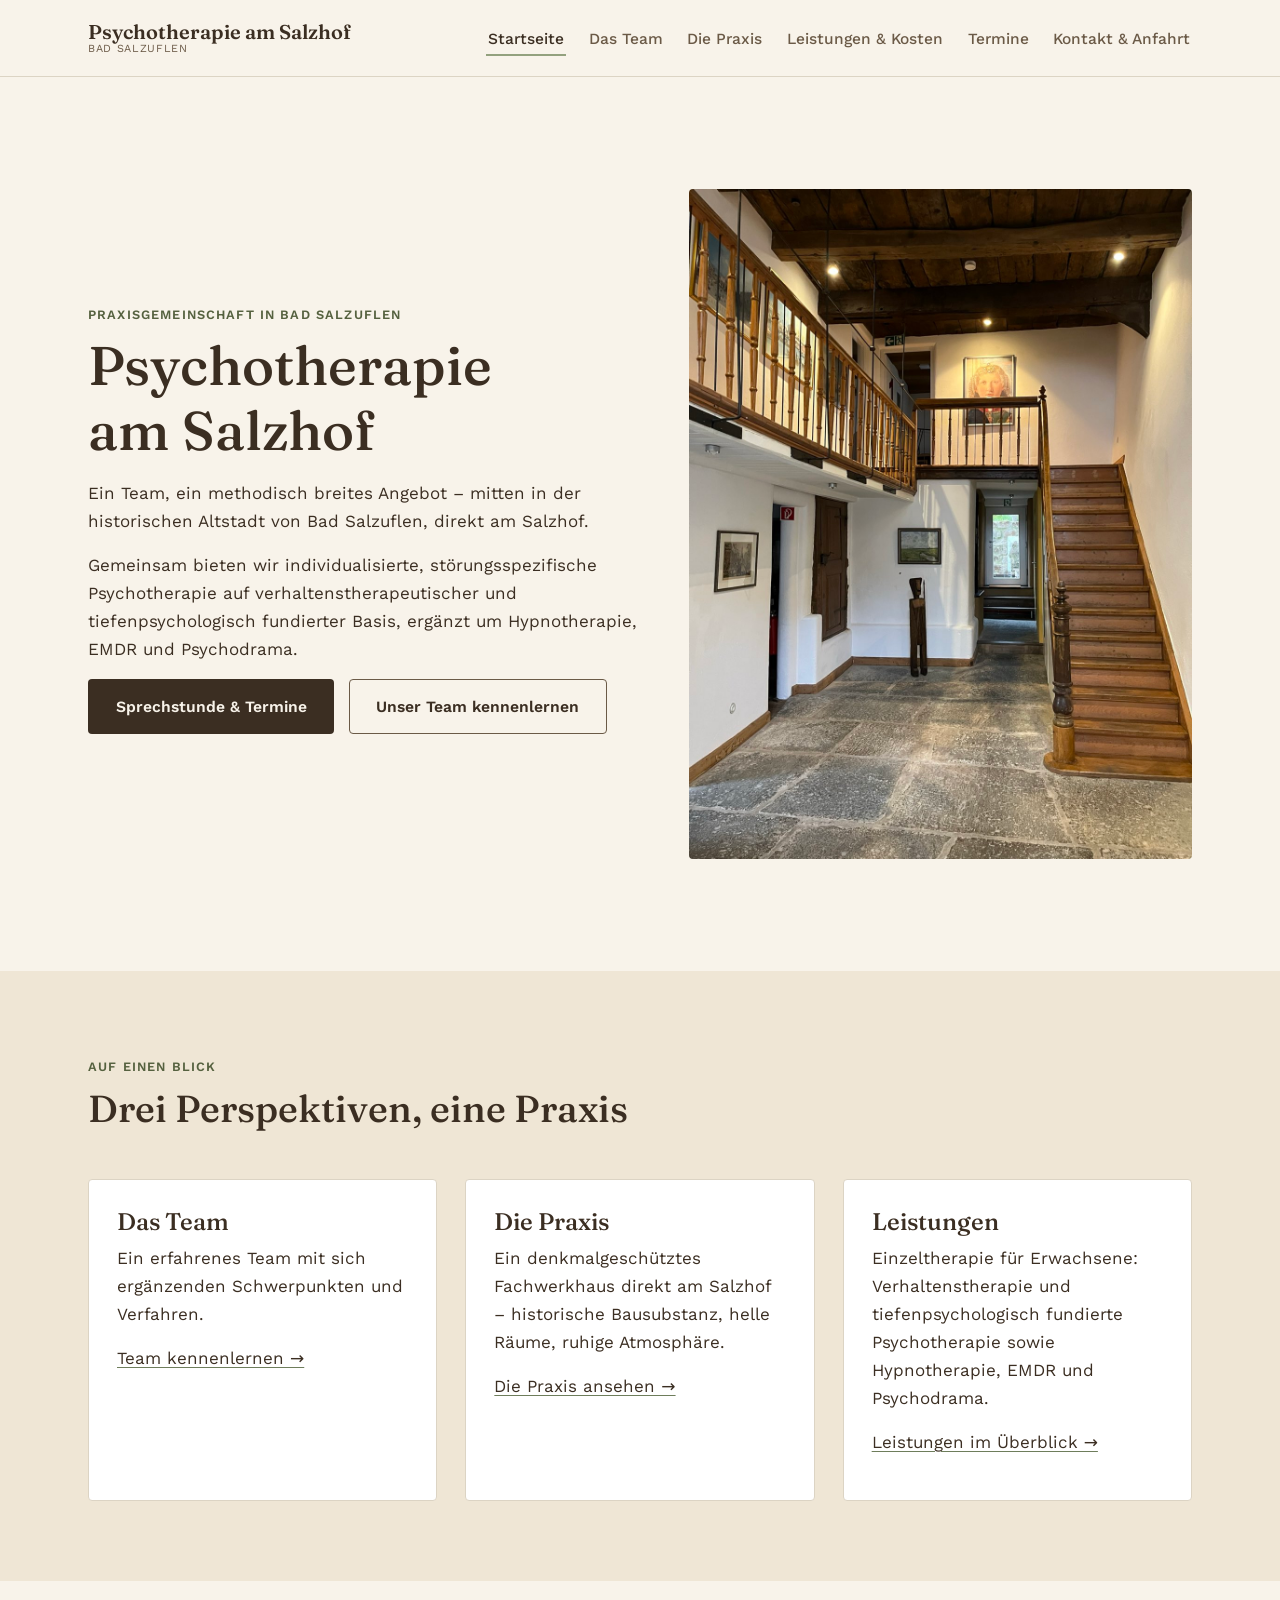
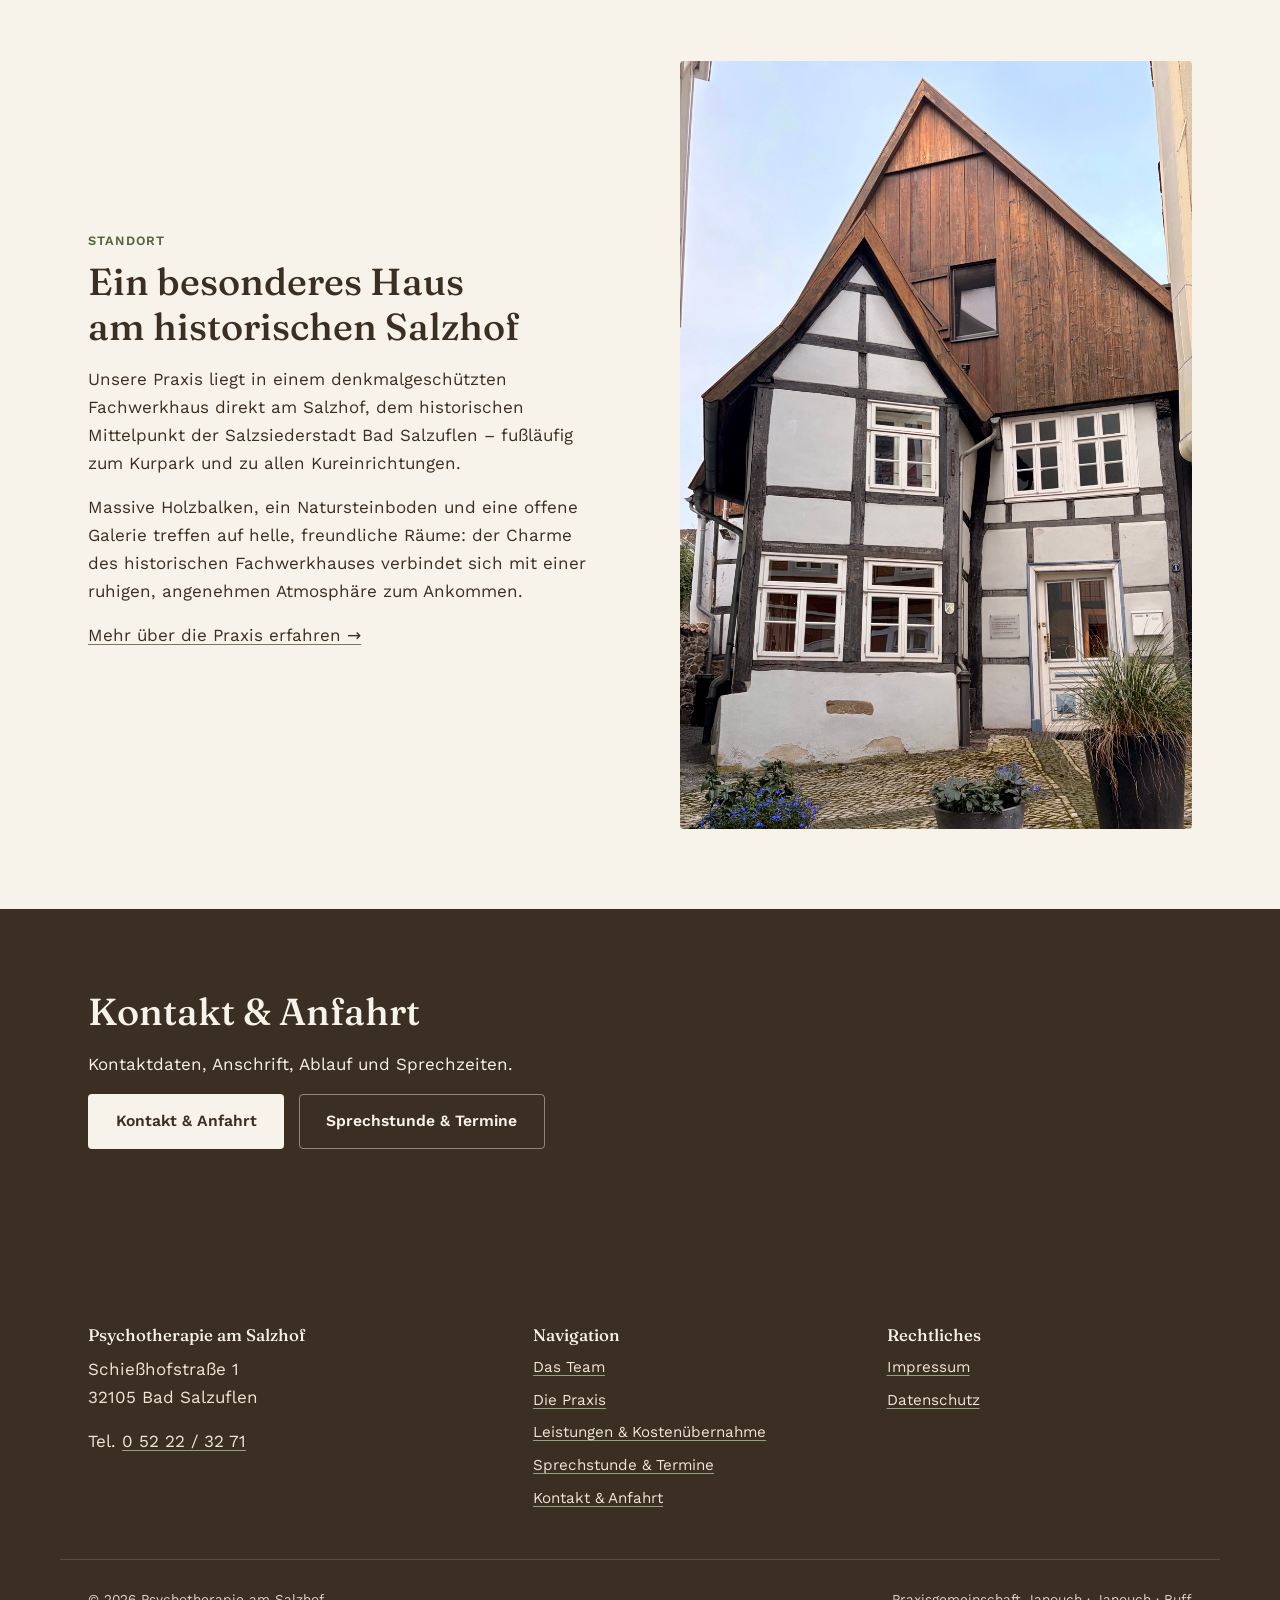
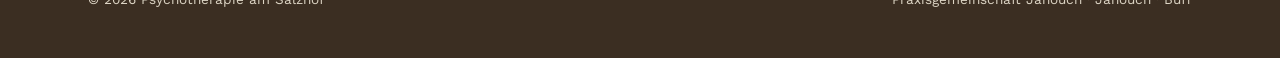
<file: index.html>
<!DOCTYPE html>
<html lang="de">
<head>
  <meta charset="UTF-8">
  <meta name="viewport" content="width=device-width, initial-scale=1.0">
  <title>Psychotherapie am Salzhof – Praxisgemeinschaft in Bad Salzuflen</title>
  <meta name="description" content="Psychotherapie am Salzhof: Praxisgemeinschaft für Verhaltenstherapie und tiefenpsychologisch fundierte Psychotherapie in der Altstadt von Bad Salzuflen. Kassensitz, Termine nach Vereinbarung.">
  <!-- TODO vor Live-Schaltung: <link rel="canonical"> und og:url mit der endgültigen Domain ergänzen -->
  <meta property="og:type" content="website">
  <meta property="og:title" content="Psychotherapie am Salzhof – Praxisgemeinschaft in Bad Salzuflen">
  <meta property="og:description" content="Ein Team, ein methodisch breites Angebot – mitten in der historischen Altstadt von Bad Salzuflen, direkt am Salzhof.">
  <meta property="og:image" content="assets/img/og/og-default.jpg">
  <link rel="icon" type="image/svg+xml" href="assets/img/favicon.svg">
  <link rel="stylesheet" href="assets/css/style.css">
</head>
<body>
  <a class="skip-link" href="#main">Zum Inhalt springen</a>

  <header class="site-header">
    <div class="nav-bar">
      <a class="site-logo" href="index.html">
        Psychotherapie am Salzhof
        <span>Bad Salzuflen</span>
      </a>
      <button class="nav-toggle" type="button" aria-expanded="false" aria-controls="main-nav">
        <span class="nav-toggle-icon"></span>
        <span class="visually-hidden">Menü öffnen</span>
      </button>
      <nav class="main-nav" id="main-nav" aria-label="Haupt­navigation">
        <ul>
          <li><a href="index.html" aria-current="page">Startseite</a></li>
          <li><a href="team.html">Das Team</a></li>
          <li><a href="die-praxis.html">Die Praxis</a></li>
          <li><a href="leistungen.html">Leistungen &amp; Kosten</a></li>
          <li><a href="termine.html">Termine</a></li>
          <li><a href="kontakt.html">Kontakt &amp; Anfahrt</a></li>
        </ul>
      </nav>
    </div>
  </header>

  <main id="main">

    <!-- Hero -->
    <section class="container hero">
      <div>
        <p class="eyebrow">Praxisgemeinschaft in Bad Salzuflen</p>
        <h1>Psychotherapie am Salzhof</h1>
        <p>Ein Team, ein methodisch breites Angebot – mitten in der historischen Altstadt von Bad Salzuflen, direkt am Salzhof.</p>
        <p>Gemeinsam bieten wir individualisierte, störungsspezifische Psychotherapie auf verhaltenstherapeutischer und tiefenpsychologisch fundierter Basis, ergänzt um Hypnotherapie, EMDR und Psychodrama.</p>
        <p class="btn-row">
          <a class="btn btn-primary" href="termine.html">Sprechstunde &amp; Termine</a>
          <a class="btn btn-ghost" href="team.html">Unser Team kennenlernen</a>
        </p>
      </div>
      <figure class="hero-figure">
        <img src="assets/img/eingangsbereich/eingangsbereich-1.jpg" alt="Zweigeschossiges Foyer der Praxis mit freiliegender Holzbalkendecke, Natursteinboden und offener Holztreppe im denkmalgeschützten Fachwerkhaus.">
      </figure>
    </section>

    <!-- Drei Einstiege: Team / Leistungen / Praxis -->
    <section class="section section--deep">
      <div class="container">
        <div class="section-intro">
          <p class="eyebrow">Auf einen Blick</p>
          <h2>Drei Perspektiven, eine Praxis</h2>
        </div>
        <div class="card-grid">
          <div class="card">
            <h3>Das Team</h3>
            <p>Ein erfahrenes Team mit sich ergänzenden Schwerpunkten und Verfahren.</p>
            <p><a href="team.html">Team kennenlernen →</a></p>
          </div>
          <div class="card">
            <h3>Die Praxis</h3>
            <p>Ein denkmalgeschütztes Fachwerkhaus direkt am Salzhof – historische Bausubstanz, helle Räume, ruhige Atmosphäre.</p>
            <p><a href="die-praxis.html">Die Praxis ansehen →</a></p>
          </div>
          <div class="card">
            <h3>Leistungen</h3>
            <p>Einzeltherapie für Erwachsene: Verhaltenstherapie und tiefenpsychologisch fundierte Psychotherapie sowie Hypnotherapie, EMDR und Psychodrama.</p>
            <p><a href="leistungen.html">Leistungen im Überblick →</a></p>
          </div>
        </div>
      </div>
    </section>

    <!-- Standort-Teaser -->
    <section class="section">
      <div class="container split">
        <div>
          <p class="eyebrow">Standort</p>
          <h2>Ein besonderes Haus am historischen Salzhof</h2>
          <p>Unsere Praxis liegt in einem denkmalgeschützten Fachwerkhaus direkt am Salzhof, dem historischen Mittelpunkt der Salzsiederstadt Bad Salzuflen – fußläufig zum Kurpark und zu allen Kureinrichtungen.</p>
          <p>Massive Holzbalken, ein Natursteinboden und eine offene Galerie treffen auf helle, freundliche Räume: der Charme des historischen Fachwerkhauses verbindet sich mit einer ruhigen, angenehmen Atmosphäre zum Ankommen.</p>
          <p><a href="die-praxis.html">Mehr über die Praxis erfahren →</a></p>
        </div>
        <figure class="split-figure split-figure--tall">
          <img src="assets/img/aussenansicht/aussenansicht-2.jpg" alt="Außenfassade des denkmalgeschützten Fachwerkhauses Schießhofstraße 1 mit spitzem Giebel, Fachwerk, blau gerahmter Eingangstür und Pflanzkübeln auf dem Kopfsteinpflaster davor.">
        </figure>
      </div>
    </section>

    <!-- Abschluss-CTA -->
    <section class="section section--walnut">
      <div class="container">
        <div class="section-intro">
          <h2>Kontakt &amp; Anfahrt</h2>
          <p>Kontaktdaten, Anschrift, Ablauf und Sprechzeiten.</p>
          <p class="btn-row">
            <a class="btn btn-primary" href="kontakt.html">Kontakt &amp; Anfahrt</a>
            <a class="btn btn-ghost" href="termine.html">Sprechstunde &amp; Termine</a>
          </p>
        </div>
      </div>
    </section>

  </main>

  <footer class="site-footer">
    <div class="container footer-grid">
      <div>
        <h2>Psychotherapie am Salzhof</h2>
        <p>Schießhofstraße&nbsp;1<br>32105 Bad Salzuflen</p>
        <p>Tel. <a href="tel:+4952223271">0 52 22 / 32 71</a></p>
      </div>
      <div>
        <h2>Navigation</h2>
        <ul>
          <li><a href="team.html">Das Team</a></li>
          <li><a href="die-praxis.html">Die Praxis</a></li>
          <li><a href="leistungen.html">Leistungen &amp; Kostenübernahme</a></li>
          <li><a href="termine.html">Sprechstunde &amp; Termine</a></li>
          <li><a href="kontakt.html">Kontakt &amp; Anfahrt</a></li>
        </ul>
      </div>
      <div>
        <h2>Rechtliches</h2>
        <ul>
          <li><a href="impressum.html">Impressum</a></li>
          <li><a href="datenschutz.html">Datenschutz</a></li>
        </ul>
      </div>
    </div>
    <div class="container footer-bottom">
      <span>© <span id="year">2026</span> Psychotherapie am Salzhof</span>
      <span>Praxisgemeinschaft Janouch · Janouch · Buff</span>
    </div>
  </footer>

  <script src="assets/js/main.js"></script>
</body>
</html>
</file>
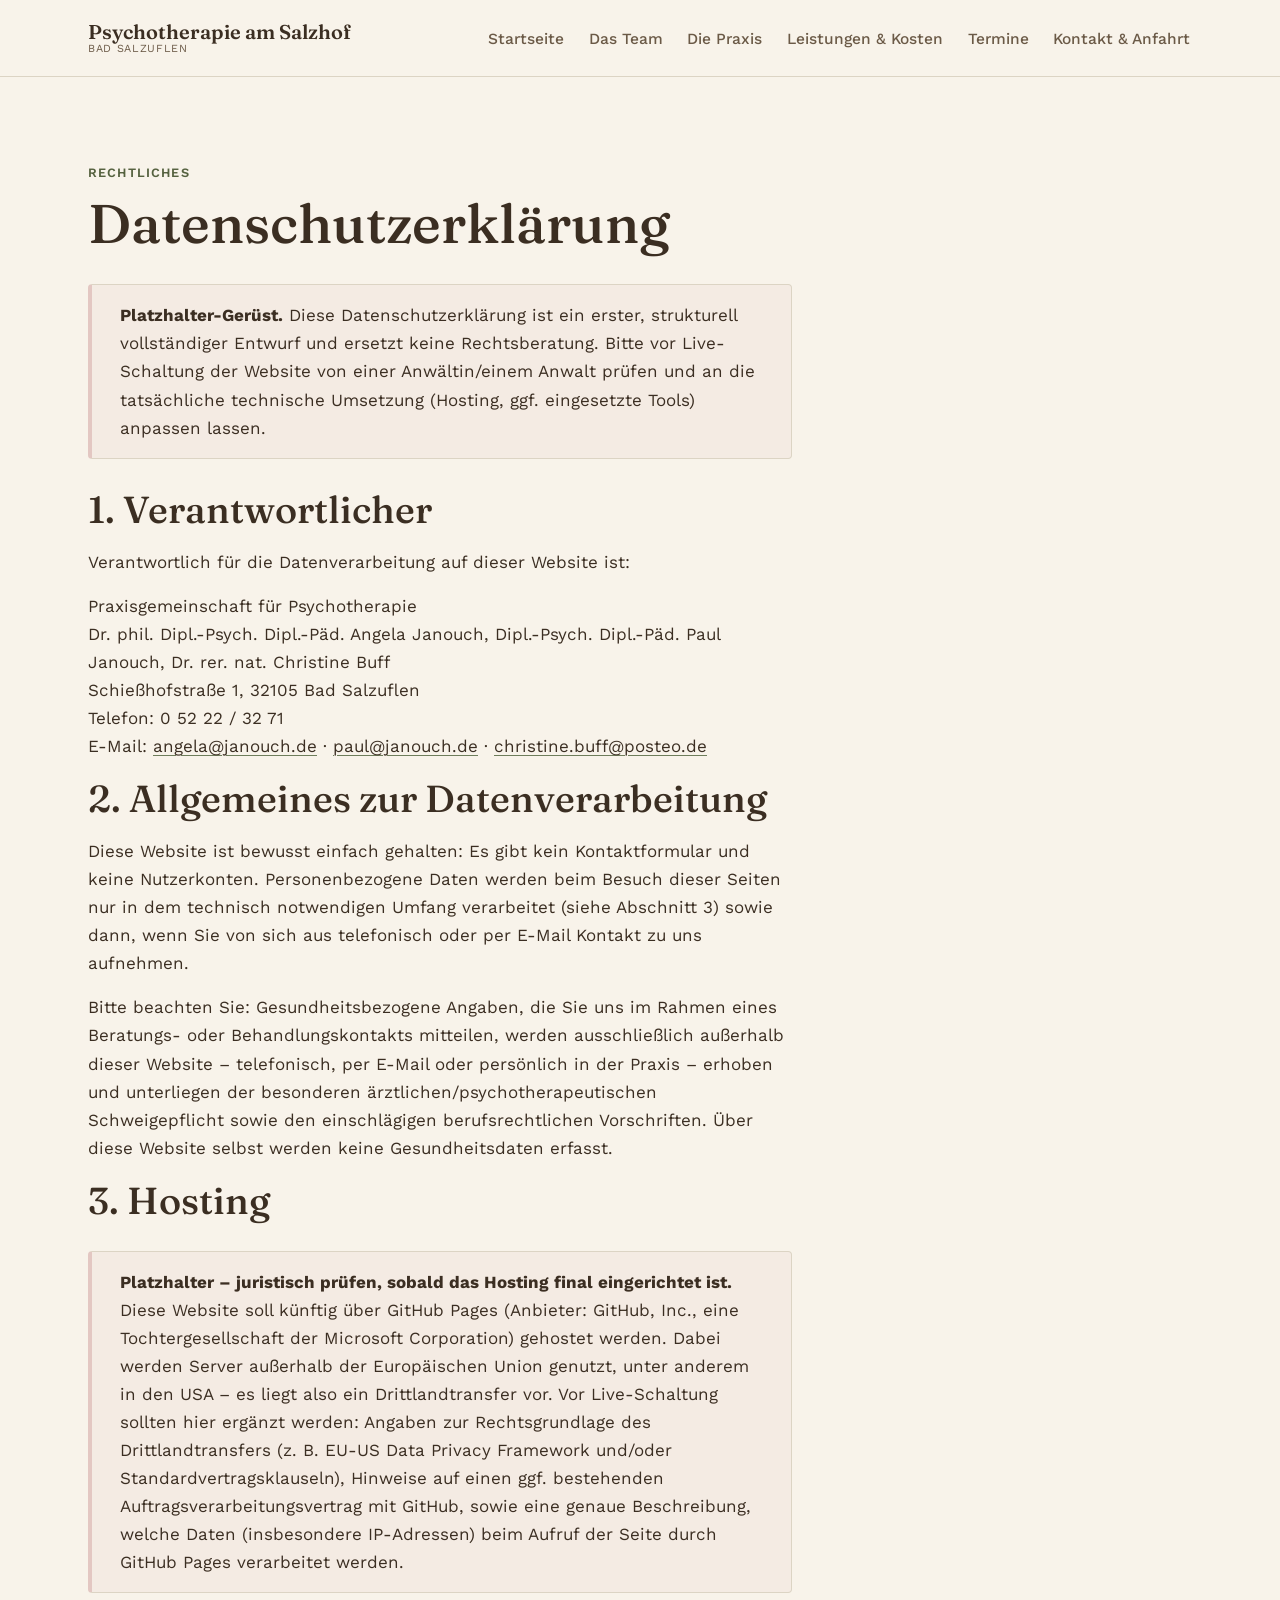
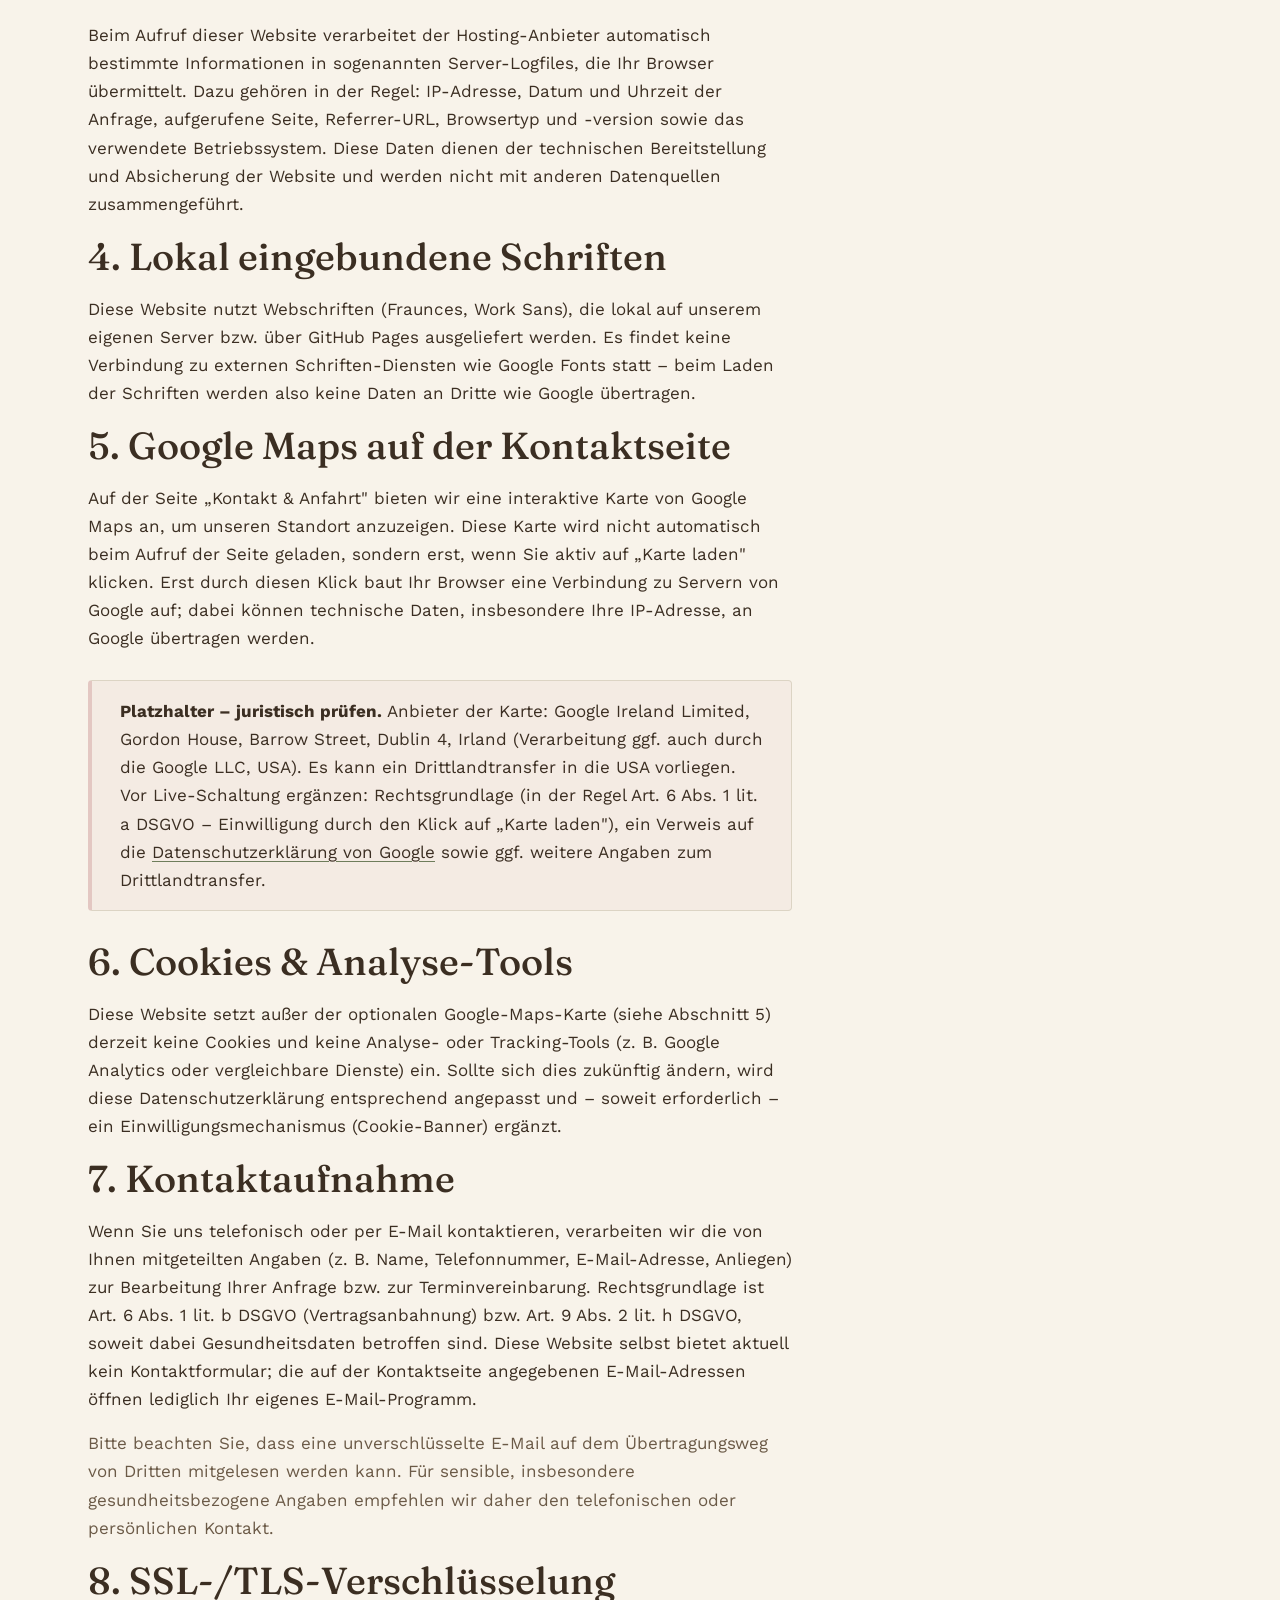
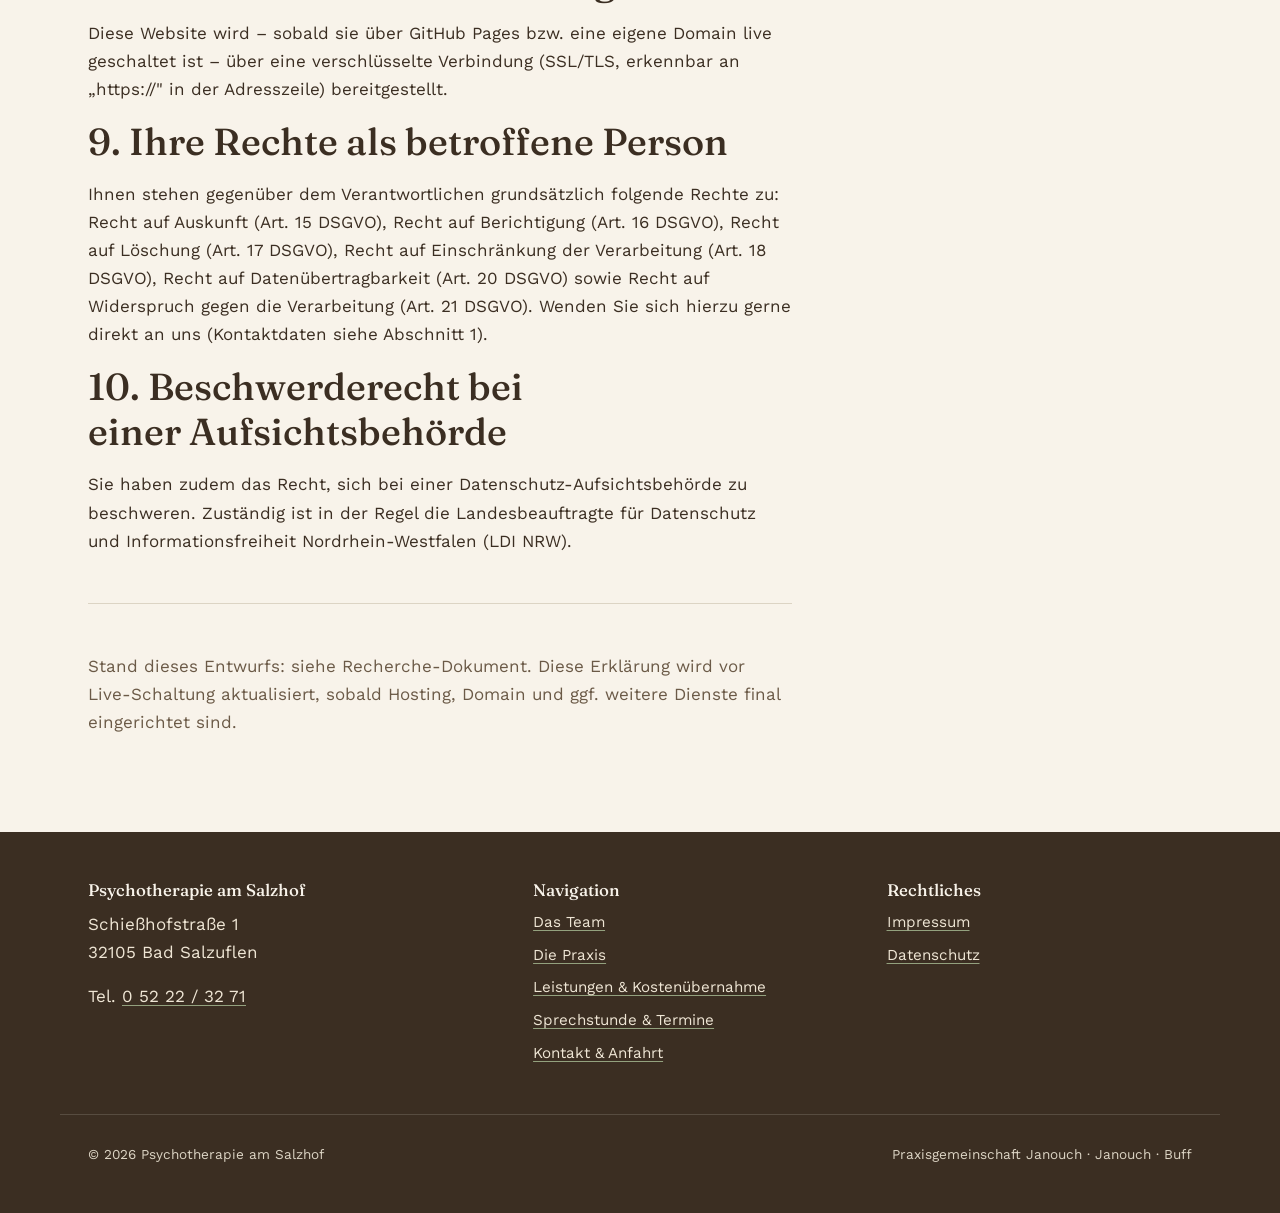
<file: datenschutz.html>
<!DOCTYPE html>
<html lang="de">
<head>
  <meta charset="UTF-8">
  <meta name="viewport" content="width=device-width, initial-scale=1.0">
  <title>Datenschutz | Psychotherapie am Salzhof</title>
  <meta name="description" content="Datenschutzerklärung der Psychotherapie am Salzhof, Bad Salzuflen.">
  <meta name="robots" content="noindex">
  <link rel="icon" type="image/svg+xml" href="assets/img/favicon.svg">
  <link rel="stylesheet" href="assets/css/style.css">
</head>
<body>
  <a class="skip-link" href="#main">Zum Inhalt springen</a>

  <header class="site-header">
    <div class="nav-bar">
      <a class="site-logo" href="index.html">
        Psychotherapie am Salzhof
        <span>Bad Salzuflen</span>
      </a>
      <button class="nav-toggle" type="button" aria-expanded="false" aria-controls="main-nav">
        <span class="nav-toggle-icon"></span>
        <span class="visually-hidden">Menü öffnen</span>
      </button>
      <nav class="main-nav" id="main-nav" aria-label="Haupt­navigation">
        <ul>
          <li><a href="index.html">Startseite</a></li>
          <li><a href="team.html">Das Team</a></li>
          <li><a href="die-praxis.html">Die Praxis</a></li>
          <li><a href="leistungen.html">Leistungen &amp; Kosten</a></li>
          <li><a href="termine.html">Termine</a></li>
          <li><a href="kontakt.html">Kontakt &amp; Anfahrt</a></li>
        </ul>
      </nav>
    </div>
  </header>

  <main id="main">
    <section class="section">
      <div class="container container--narrow">
        <p class="eyebrow">Rechtliches</p>
        <h1>Datenschutzerklärung</h1>

        <div class="notice notice--legal">
          <p><strong>Platzhalter-Gerüst.</strong> Diese Datenschutzerklärung ist ein erster, strukturell vollständiger Entwurf und ersetzt keine Rechtsberatung. Bitte vor Live-Schaltung der Website von einer Anwältin/einem Anwalt prüfen und an die tatsächliche technische Umsetzung (Hosting, ggf. eingesetzte Tools) anpassen lassen.</p>
        </div>

        <h2>1. Verantwortlicher</h2>
        <p>
          Verantwortlich für die Datenverarbeitung auf dieser Website ist:
        </p>
        <p>
          Praxisgemeinschaft für Psychotherapie<br>
          Dr. phil. Dipl.-Psych. Dipl.-Päd. Angela Janouch, Dipl.-Psych. Dipl.-Päd. Paul Janouch, Dr. rer. nat. Christine Buff<br>
          Schießhofstraße&nbsp;1, 32105 Bad Salzuflen<br>
          Telefon: 0 52 22 / 32 71<br>
          E-Mail: <a href="mailto:angela@janouch.de">angela@janouch.de</a> ·
          <a href="mailto:paul@janouch.de">paul@janouch.de</a> ·
          <a href="mailto:christine.buff@posteo.de">christine.buff@posteo.de</a>
        </p>

        <h2>2. Allgemeines zur Datenverarbeitung</h2>
        <p>Diese Website ist bewusst einfach gehalten: Es gibt kein Kontaktformular und keine Nutzerkonten. Personenbezogene Daten werden beim Besuch dieser Seiten nur in dem technisch notwendigen Umfang verarbeitet (siehe Abschnitt 3) sowie dann, wenn Sie von sich aus telefonisch oder per E-Mail Kontakt zu uns aufnehmen.</p>
        <p>Bitte beachten Sie: Gesundheitsbezogene Angaben, die Sie uns im Rahmen eines Beratungs- oder Behandlungskontakts mitteilen, werden ausschließlich außerhalb dieser Website – telefonisch, per E-Mail oder persönlich in der Praxis – erhoben und unterliegen der besonderen ärztlichen/psychotherapeutischen Schweigepflicht sowie den einschlägigen berufsrechtlichen Vorschriften. Über diese Website selbst werden keine Gesundheitsdaten erfasst.</p>

        <h2>3. Hosting</h2>
        <div class="notice notice--legal">
          <p><strong>Platzhalter – juristisch prüfen, sobald das Hosting final eingerichtet ist.</strong> Diese Website soll künftig über GitHub Pages (Anbieter: GitHub, Inc., eine Tochtergesellschaft der Microsoft Corporation) gehostet werden. Dabei werden Server außerhalb der Europäischen Union genutzt, unter anderem in den USA – es liegt also ein Drittlandtransfer vor. Vor Live-Schaltung sollten hier ergänzt werden: Angaben zur Rechtsgrundlage des Drittlandtransfers (z. B. EU-US Data Privacy Framework und/oder Standardvertragsklauseln), Hinweise auf einen ggf. bestehenden Auftragsverarbeitungsvertrag mit GitHub, sowie eine genaue Beschreibung, welche Daten (insbesondere IP-Adressen) beim Aufruf der Seite durch GitHub Pages verarbeitet werden.</p>
        </div>
        <p>Beim Aufruf dieser Website verarbeitet der Hosting-Anbieter automatisch bestimmte Informationen in sogenannten Server-Logfiles, die Ihr Browser übermittelt. Dazu gehören in der Regel: IP-Adresse, Datum und Uhrzeit der Anfrage, aufgerufene Seite, Referrer-URL, Browsertyp und -version sowie das verwendete Betriebssystem. Diese Daten dienen der technischen Bereitstellung und Absicherung der Website und werden nicht mit anderen Datenquellen zusammengeführt.</p>

        <h2>4. Lokal eingebundene Schriften</h2>
        <p>Diese Website nutzt Webschriften (Fraunces, Work Sans), die lokal auf unserem eigenen Server bzw. über GitHub Pages ausgeliefert werden. Es findet keine Verbindung zu externen Schriften-Diensten wie Google Fonts statt – beim Laden der Schriften werden also keine Daten an Dritte wie Google übertragen.</p>

        <h2>5. Google Maps auf der Kontaktseite</h2>
        <p>Auf der Seite „Kontakt &amp; Anfahrt" bieten wir eine interaktive Karte von Google Maps an, um unseren Standort anzuzeigen. Diese Karte wird nicht automatisch beim Aufruf der Seite geladen, sondern erst, wenn Sie aktiv auf „Karte laden" klicken. Erst durch diesen Klick baut Ihr Browser eine Verbindung zu Servern von Google auf; dabei können technische Daten, insbesondere Ihre IP-Adresse, an Google übertragen werden.</p>
        <div class="notice notice--legal">
          <p><strong>Platzhalter – juristisch prüfen.</strong> Anbieter der Karte: Google Ireland Limited, Gordon House, Barrow Street, Dublin 4, Irland (Verarbeitung ggf. auch durch die Google LLC, USA). Es kann ein Drittlandtransfer in die USA vorliegen. Vor Live-Schaltung ergänzen: Rechtsgrundlage (in der Regel Art. 6 Abs. 1 lit. a DSGVO – Einwilligung durch den Klick auf „Karte laden"), ein Verweis auf die <a href="https://policies.google.com/privacy" target="_blank" rel="noopener">Datenschutzerklärung von Google</a> sowie ggf. weitere Angaben zum Drittlandtransfer.</p>
        </div>

        <h2>6. Cookies &amp; Analyse-Tools</h2>
        <p>Diese Website setzt außer der optionalen Google-Maps-Karte (siehe Abschnitt 5) derzeit keine Cookies und keine Analyse- oder Tracking-Tools (z. B. Google Analytics oder vergleichbare Dienste) ein. Sollte sich dies zukünftig ändern, wird diese Datenschutzerklärung entsprechend angepasst und – soweit erforderlich – ein Einwilligungsmechanismus (Cookie-Banner) ergänzt.</p>

        <h2>7. Kontaktaufnahme</h2>
        <p>Wenn Sie uns telefonisch oder per E-Mail kontaktieren, verarbeiten wir die von Ihnen mitgeteilten Angaben (z. B. Name, Telefonnummer, E-Mail-Adresse, Anliegen) zur Bearbeitung Ihrer Anfrage bzw. zur Terminvereinbarung. Rechtsgrundlage ist Art. 6 Abs. 1 lit. b DSGVO (Vertragsanbahnung) bzw. Art. 9 Abs. 2 lit. h DSGVO, soweit dabei Gesundheitsdaten betroffen sind. Diese Website selbst bietet aktuell kein Kontaktformular; die auf der Kontaktseite angegebenen E-Mail-Adressen öffnen lediglich Ihr eigenes E-Mail-Programm.</p>
        <p class="text-muted">Bitte beachten Sie, dass eine unverschlüsselte E-Mail auf dem Übertragungsweg von Dritten mitgelesen werden kann. Für sensible, insbesondere gesundheitsbezogene Angaben empfehlen wir daher den telefonischen oder persönlichen Kontakt.</p>
        <p class="text-muted">
          <!--
            Hinweis für später: Falls ein Kontaktformular über einen Dienst wie
            Formspree (https://formspree.io) oder Getform (https://getform.io)
            eingebunden wird, muss dieser Abschnitt um Angaben zum jeweiligen
            Anbieter, Serverstandort, Auftragsverarbeitungsvertrag und die
            konkret verarbeiteten Formularfelder ergänzt werden.
          -->
        </p>

        <h2>8. SSL-/TLS-Verschlüsselung</h2>
        <p>Diese Website wird – sobald sie über GitHub Pages bzw. eine eigene Domain live geschaltet ist – über eine verschlüsselte Verbindung (SSL/TLS, erkennbar an „https://" in der Adresszeile) bereitgestellt.</p>

        <h2>9. Ihre Rechte als betroffene Person</h2>
        <p>Ihnen stehen gegenüber dem Verantwortlichen grundsätzlich folgende Rechte zu: Recht auf Auskunft (Art. 15 DSGVO), Recht auf Berichtigung (Art. 16 DSGVO), Recht auf Löschung (Art. 17 DSGVO), Recht auf Einschränkung der Verarbeitung (Art. 18 DSGVO), Recht auf Datenübertragbarkeit (Art. 20 DSGVO) sowie Recht auf Widerspruch gegen die Verarbeitung (Art. 21 DSGVO). Wenden Sie sich hierzu gerne direkt an uns (Kontaktdaten siehe Abschnitt 1).</p>

        <h2>10. Beschwerderecht bei einer Aufsichtsbehörde</h2>
        <p>Sie haben zudem das Recht, sich bei einer Datenschutz-Aufsichtsbehörde zu beschweren. Zuständig ist in der Regel die Landesbeauftragte für Datenschutz und Informationsfreiheit Nordrhein-Westfalen (LDI NRW).</p>

        <hr class="divider">
        <p class="text-muted">Stand dieses Entwurfs: siehe Recherche-Dokument. Diese Erklärung wird vor Live-Schaltung aktualisiert, sobald Hosting, Domain und ggf. weitere Dienste final eingerichtet sind.</p>
      </div>
    </section>
  </main>

  <footer class="site-footer">
    <div class="container footer-grid">
      <div>
        <h2>Psychotherapie am Salzhof</h2>
        <p>Schießhofstraße&nbsp;1<br>32105 Bad Salzuflen</p>
        <p>Tel. <a href="tel:+4952223271">0 52 22 / 32 71</a></p>
      </div>
      <div>
        <h2>Navigation</h2>
        <ul>
          <li><a href="team.html">Das Team</a></li>
          <li><a href="die-praxis.html">Die Praxis</a></li>
          <li><a href="leistungen.html">Leistungen &amp; Kostenübernahme</a></li>
          <li><a href="termine.html">Sprechstunde &amp; Termine</a></li>
          <li><a href="kontakt.html">Kontakt &amp; Anfahrt</a></li>
        </ul>
      </div>
      <div>
        <h2>Rechtliches</h2>
        <ul>
          <li><a href="impressum.html">Impressum</a></li>
          <li><a href="datenschutz.html">Datenschutz</a></li>
        </ul>
      </div>
    </div>
    <div class="container footer-bottom">
      <span>© <span id="year">2026</span> Psychotherapie am Salzhof</span>
      <span>Praxisgemeinschaft Janouch · Janouch · Buff</span>
    </div>
  </footer>

  <script src="assets/js/main.js"></script>
</body>
</html>
</file>
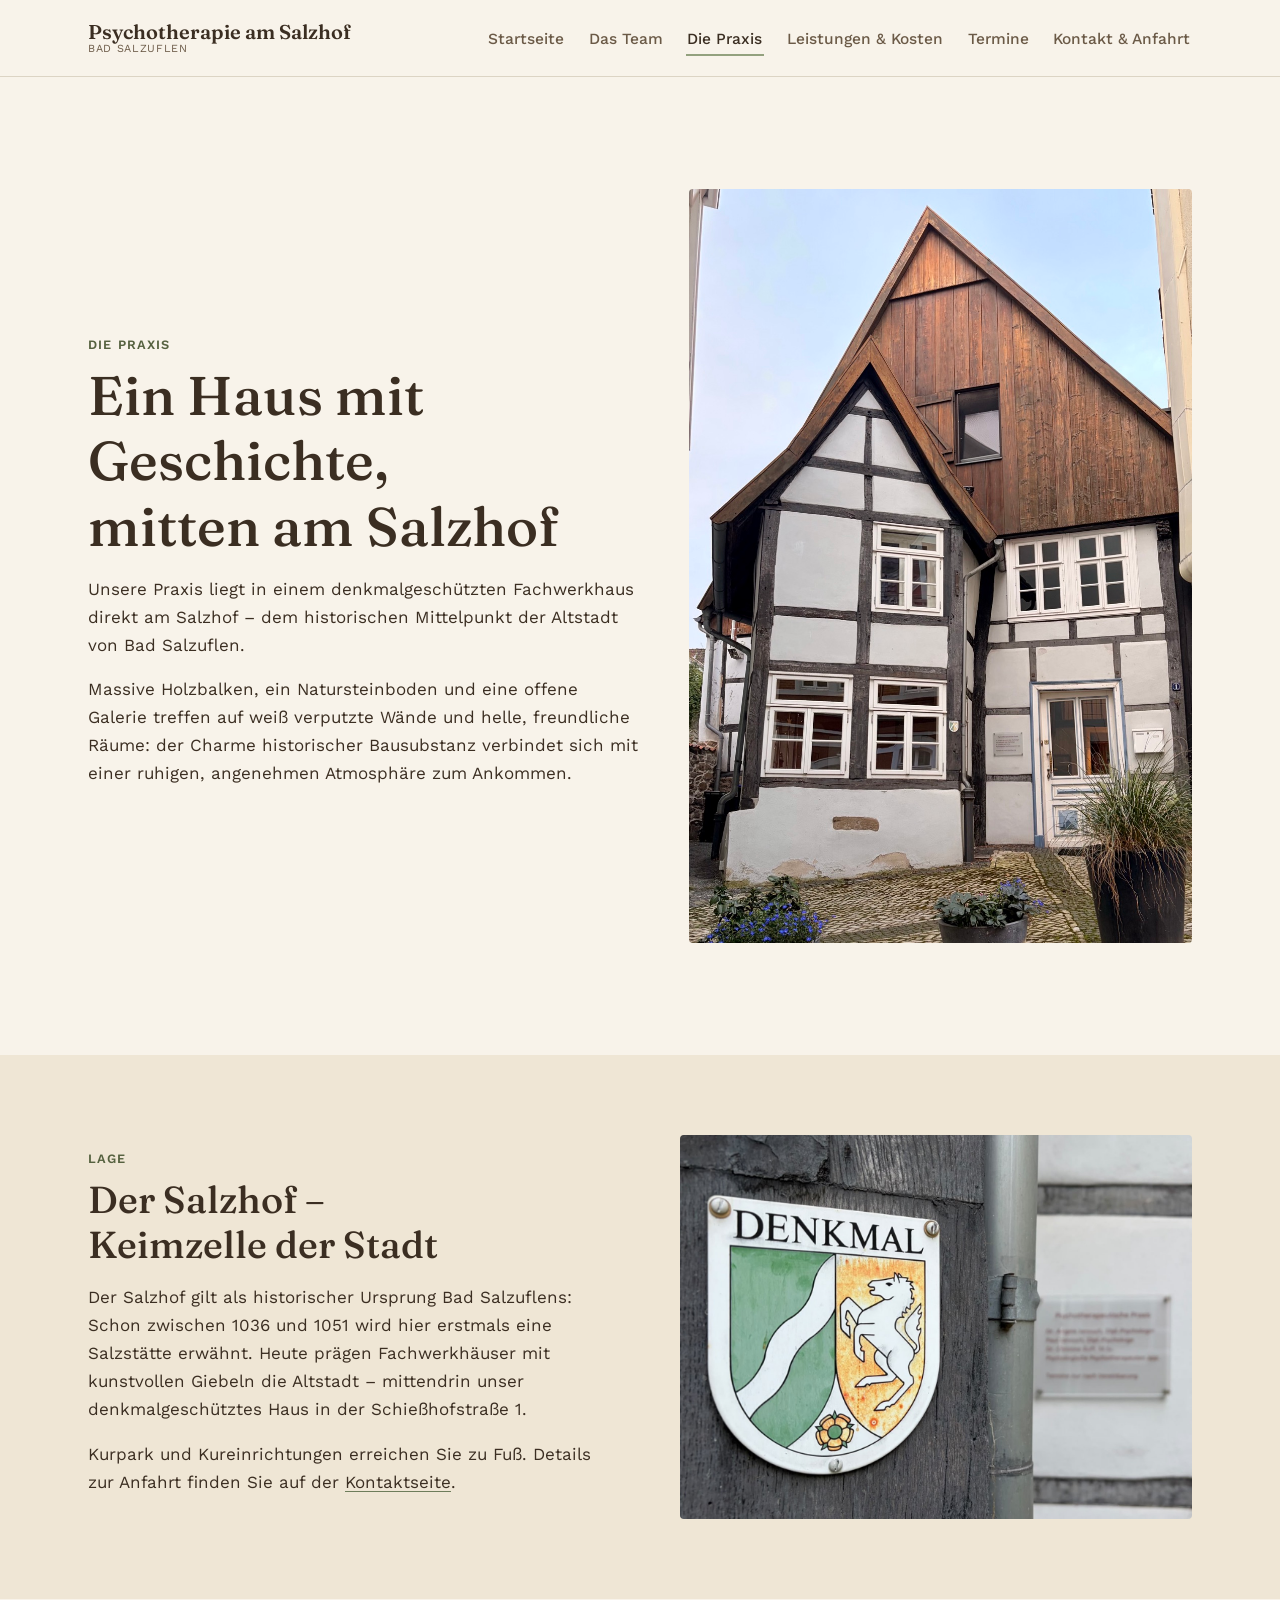
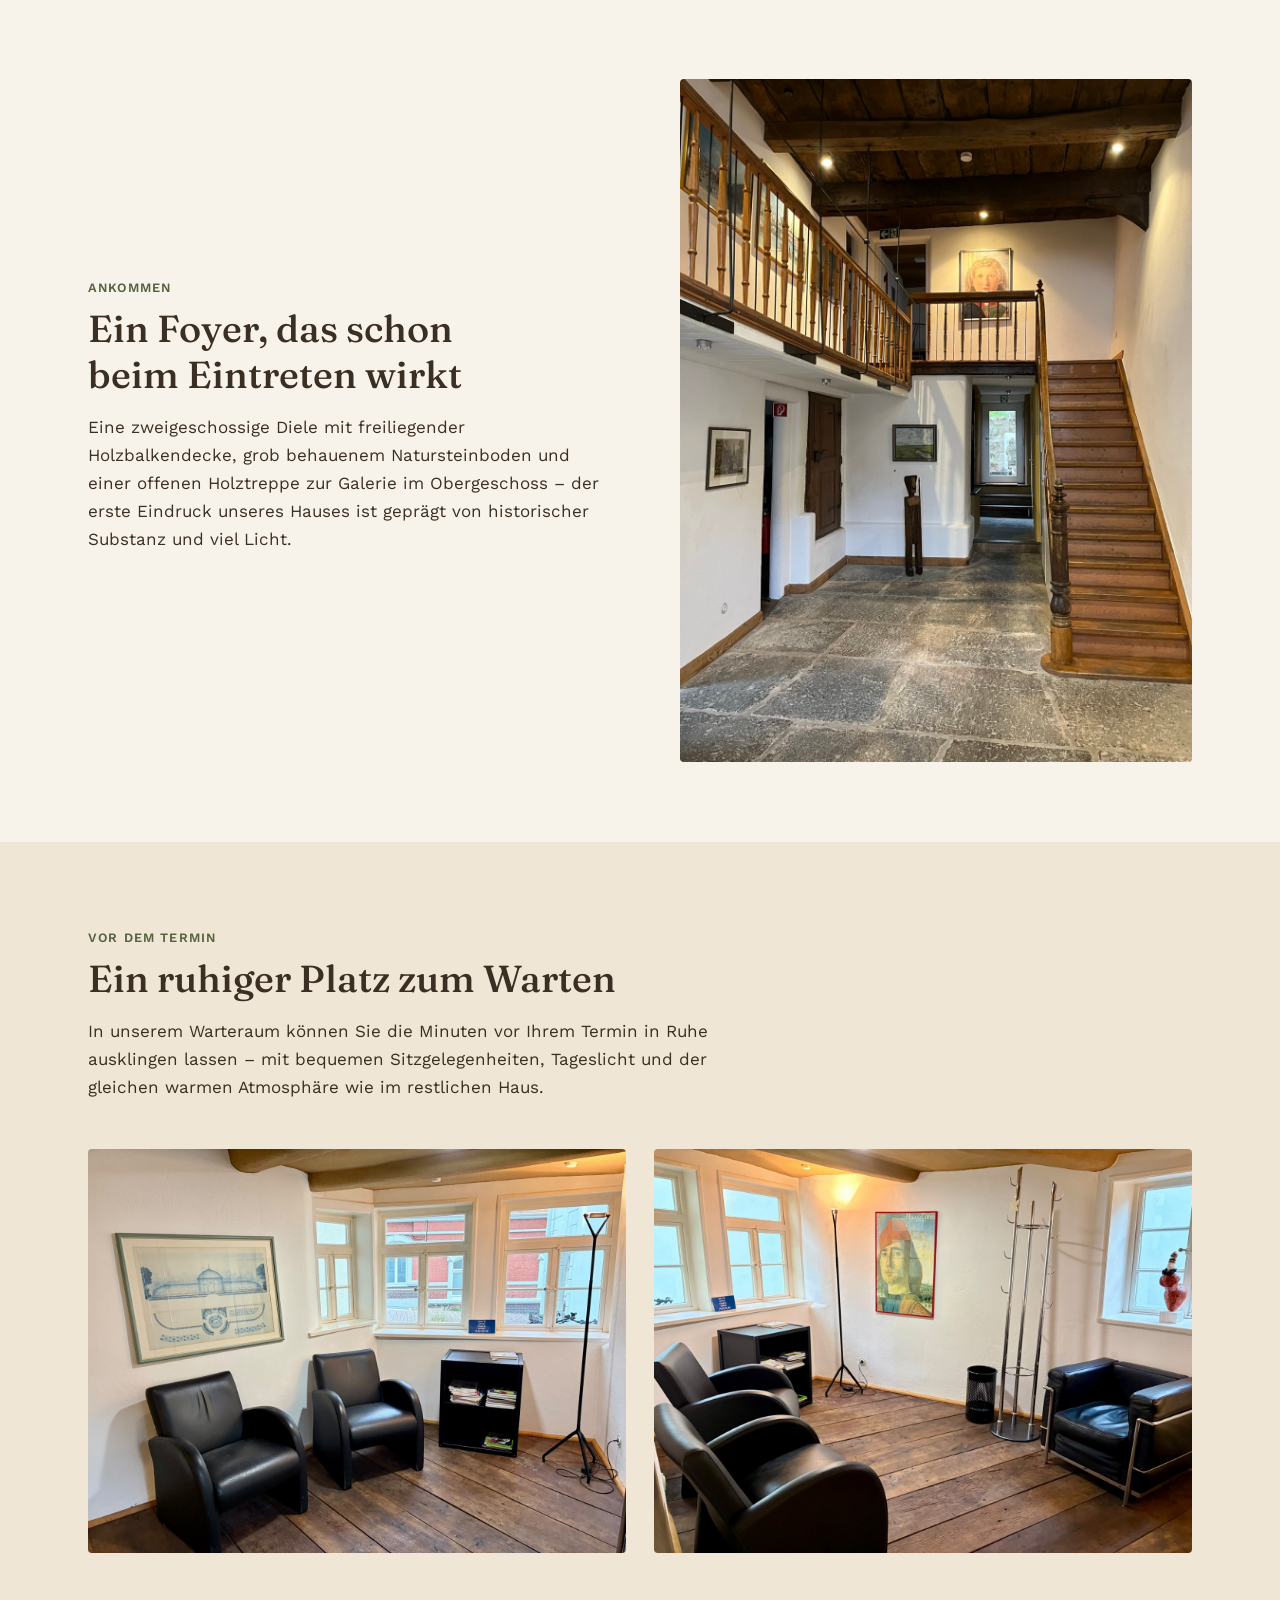
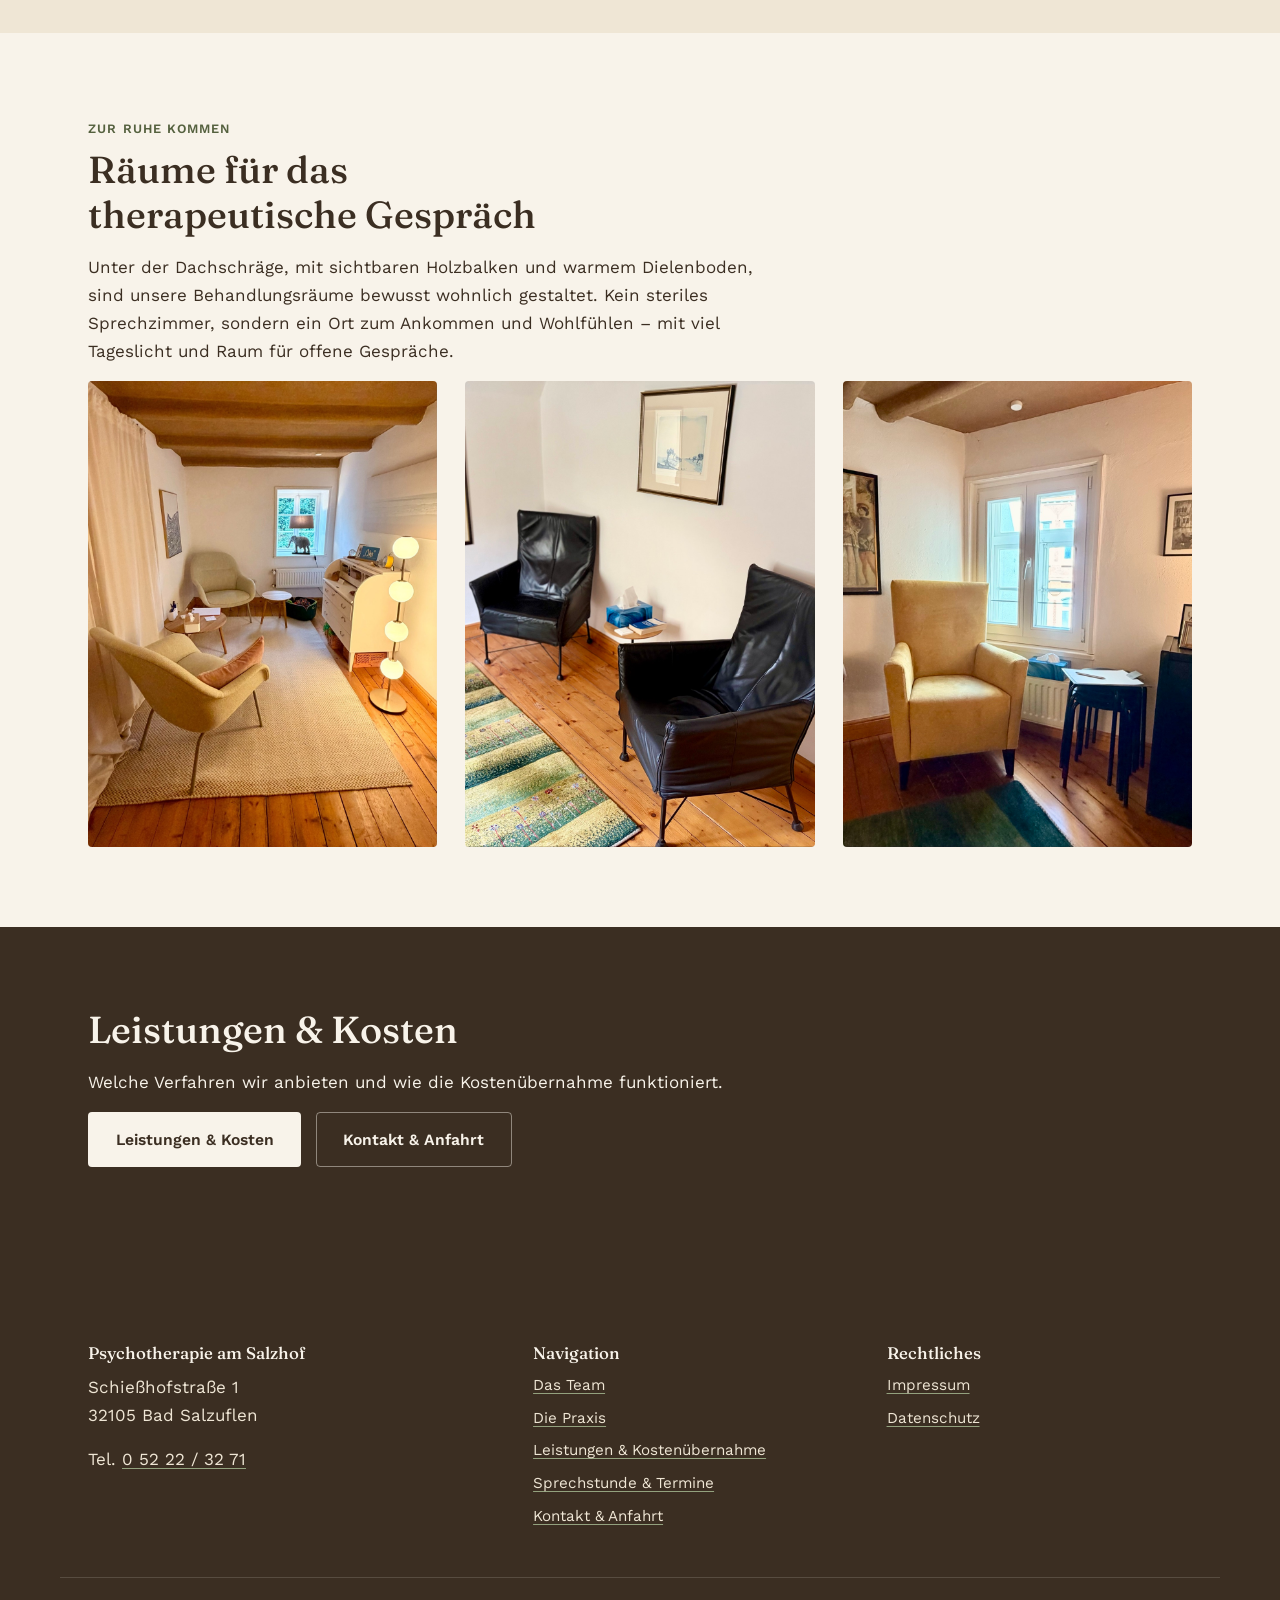
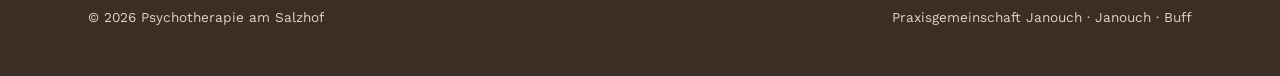
<file: die-praxis.html>
<!DOCTYPE html>
<html lang="de">
<head>
  <meta charset="UTF-8">
  <meta name="viewport" content="width=device-width, initial-scale=1.0">
  <title>Die Praxis – Fachwerkhaus am Salzhof | Psychotherapie am Salzhof</title>
  <meta name="description" content="Unsere Praxis liegt in einem denkmalgeschützten Fachwerkhaus direkt am Salzhof in Bad Salzuflen – historische Bausubstanz, helle Räume und eine ruhige Atmosphäre zum Ankommen.">
  <!-- TODO vor Live-Schaltung: <link rel="canonical"> und og:url mit der endgültigen Domain ergänzen -->
  <meta property="og:type" content="website">
  <meta property="og:title" content="Die Praxis – Fachwerkhaus am Salzhof">
  <meta property="og:description" content="Ein denkmalgeschütztes Fachwerkhaus direkt am Salzhof: historische Bausubstanz, helle Räume, ruhige Atmosphäre.">
  <meta property="og:image" content="assets/img/og/og-default.jpg">
  <link rel="icon" type="image/svg+xml" href="assets/img/favicon.svg">
  <link rel="stylesheet" href="assets/css/style.css">
</head>
<body>
  <a class="skip-link" href="#main">Zum Inhalt springen</a>

  <header class="site-header">
    <div class="nav-bar">
      <a class="site-logo" href="index.html">
        Psychotherapie am Salzhof
        <span>Bad Salzuflen</span>
      </a>
      <button class="nav-toggle" type="button" aria-expanded="false" aria-controls="main-nav">
        <span class="nav-toggle-icon"></span>
        <span class="visually-hidden">Menü öffnen</span>
      </button>
      <nav class="main-nav" id="main-nav" aria-label="Haupt­navigation">
        <ul>
          <li><a href="index.html">Startseite</a></li>
          <li><a href="team.html">Das Team</a></li>
          <li><a href="die-praxis.html" aria-current="page">Die Praxis</a></li>
          <li><a href="leistungen.html">Leistungen &amp; Kosten</a></li>
          <li><a href="termine.html">Termine</a></li>
          <li><a href="kontakt.html">Kontakt &amp; Anfahrt</a></li>
        </ul>
      </nav>
    </div>
  </header>

  <main id="main">

    <!-- Hero -->
    <section class="container hero">
      <div>
        <p class="eyebrow">Die Praxis</p>
        <h1>Ein Haus mit Geschichte, mitten am Salzhof</h1>
        <p>Unsere Praxis liegt in einem denkmalgeschützten Fachwerkhaus direkt am Salzhof – dem historischen Mittelpunkt der Altstadt von Bad Salzuflen.</p>
        <p>Massive Holzbalken, ein Natursteinboden und eine offene Galerie treffen auf weiß verputzte Wände und helle, freundliche Räume: der Charme historischer Bausubstanz verbindet sich mit einer ruhigen, angenehmen Atmosphäre zum Ankommen.</p>
      </div>
      <figure class="hero-figure hero-figure--tall">
        <img src="assets/img/aussenansicht/aussenansicht-2.jpg" alt="Außenfassade des denkmalgeschützten Fachwerkhauses Schießhofstraße 1 mit spitzem Giebel, Fachwerk, blau gerahmter Eingangstür und Pflanzkübeln auf dem Kopfsteinpflaster davor.">
      </figure>
    </section>

    <!-- Geschichte des Salzhofs -->
    <section class="section section--deep">
      <div class="container split split--reverse">
        <div>
          <p class="eyebrow">Lage</p>
          <h2>Der Salzhof – Keimzelle der Stadt</h2>
          <p>Der Salzhof gilt als historischer Ursprung Bad Salzuflens: Schon zwischen 1036 und 1051 wird hier erstmals eine Salzstätte erwähnt. Heute prägen Fachwerkhäuser mit kunstvollen Giebeln die Altstadt – mittendrin unser denkmalgeschütztes Haus in der Schießhofstraße&nbsp;1.</p>
          <p>Kurpark und Kureinrichtungen erreichen Sie zu Fuß. Details zur Anfahrt finden Sie auf der <a href="kontakt.html">Kontaktseite</a>.</p>
        </div>
        <figure class="split-figure split-figure--landscape">
          <img src="assets/img/aussenansicht/aussenansicht-3-denkmalplakette.jpg" alt="Denkmalplakette mit dem Wappen des Landes Nordrhein-Westfalen am Fachwerkhaus, daneben unscharf das Praxisschild neben der Eingangstür.">
        </figure>
      </div>
    </section>

    <!-- Foyer / Treppenhaus -->
    <section class="section">
      <div class="container split">
        <div>
          <p class="eyebrow">Ankommen</p>
          <h2>Ein Foyer, das schon beim Eintreten wirkt</h2>
          <p>Eine zweigeschossige Diele mit freiliegender Holzbalkendecke, grob behauenem Natursteinboden und einer offenen Holztreppe zur Galerie im Obergeschoss – der erste Eindruck unseres Hauses ist geprägt von historischer Substanz und viel Licht.</p>
        </div>
        <figure class="split-figure">
          <img src="assets/img/eingangsbereich/eingangsbereich-1.jpg" alt="Zweigeschossiges Foyer mit freiliegender Holzbalkendecke, Natursteinboden und offener Holztreppe.">
        </figure>
      </div>
    </section>

    <!-- Warteraum -->
    <section class="section section--deep">
      <div class="container">
        <div class="section-intro">
          <p class="eyebrow">Vor dem Termin</p>
          <h2>Ein ruhiger Platz zum Warten</h2>
          <p>In unserem Warteraum können Sie die Minuten vor Ihrem Termin in Ruhe ausklingen lassen – mit bequemen Sitzgelegenheiten, Tageslicht und der gleichen warmen Atmosphäre wie im restlichen Haus.</p>
        </div>
        <div class="gallery gallery--landscape">
          <figure>
            <img src="assets/img/warteraum/warteraum-3.jpg" alt="Warteraum mit zwei schwarzen Ledersesseln, gerahmter Architekturzeichnung, Erkerfenstern und Dielenboden.">
          </figure>
          <figure>
            <img src="assets/img/warteraum/warteraum-4.jpg" alt="Warteraum mit Ledersesseln, Garderobe, Stehlampe und Kunstdruck an der weißen Wand.">
          </figure>
        </div>
      </div>
    </section>

    <!-- Behandlungsräume -->
    <section class="section">
      <div class="container container--narrow">
        <p class="eyebrow">Zur Ruhe kommen</p>
        <h2>Räume für das therapeutische Gespräch</h2>
        <p>Unter der Dachschräge, mit sichtbaren Holzbalken und warmem Dielenboden, sind unsere Behandlungsräume bewusst wohnlich gestaltet. Kein steriles Sprechzimmer, sondern ein Ort zum Ankommen und Wohlfühlen – mit viel Tageslicht und Raum für offene Gespräche.</p>
      </div>
      <div class="container">
        <div class="gallery">
          <figure>
            <img src="assets/img/behandlungsraum/behandlungsraum-6.jpg" alt="Warm beleuchteter Behandlungsraum unter freiliegenden Holzbalken mit zwei Sesseln in Salbeigrün, zartrosa Kissen, hellem Teppich, einem Sekretär und einer Kugelstehlampe.">
          </figure>
          <figure>
            <img src="assets/img/behandlungsraum/behandlungsraum-3.jpg" alt="Behandlungsraum mit zwei schwarzen Ledersesseln, kleinem Beistelltisch, grün gemustertem Teppich und Dielenboden.">
          </figure>
          <figure>
            <img src="assets/img/behandlungsraum/behandlungsraum-4.jpg" alt="Behandlungsraum mit gelbem Sessel vor einem hellen Fenster, Holzbalken an der Decke und Dielenboden.">
          </figure>
        </div>
      </div>
    </section>

    <!-- Abschluss-CTA -->
    <section class="section section--walnut">
      <div class="container">
        <div class="section-intro">
          <h2>Leistungen &amp; Kosten</h2>
          <p>Welche Verfahren wir anbieten und wie die Kostenübernahme funktioniert.</p>
          <p class="btn-row">
            <a class="btn btn-primary" href="leistungen.html">Leistungen &amp; Kosten</a>
            <a class="btn btn-ghost" href="kontakt.html">Kontakt &amp; Anfahrt</a>
          </p>
        </div>
      </div>
    </section>

  </main>

  <footer class="site-footer">
    <div class="container footer-grid">
      <div>
        <h2>Psychotherapie am Salzhof</h2>
        <p>Schießhofstraße&nbsp;1<br>32105 Bad Salzuflen</p>
        <p>Tel. <a href="tel:+4952223271">0 52 22 / 32 71</a></p>
      </div>
      <div>
        <h2>Navigation</h2>
        <ul>
          <li><a href="team.html">Das Team</a></li>
          <li><a href="die-praxis.html">Die Praxis</a></li>
          <li><a href="leistungen.html">Leistungen &amp; Kostenübernahme</a></li>
          <li><a href="termine.html">Sprechstunde &amp; Termine</a></li>
          <li><a href="kontakt.html">Kontakt &amp; Anfahrt</a></li>
        </ul>
      </div>
      <div>
        <h2>Rechtliches</h2>
        <ul>
          <li><a href="impressum.html">Impressum</a></li>
          <li><a href="datenschutz.html">Datenschutz</a></li>
        </ul>
      </div>
    </div>
    <div class="container footer-bottom">
      <span>© <span id="year">2026</span> Psychotherapie am Salzhof</span>
      <span>Praxisgemeinschaft Janouch · Janouch · Buff</span>
    </div>
  </footer>

  <script src="assets/js/main.js"></script>
</body>
</html>
</file>
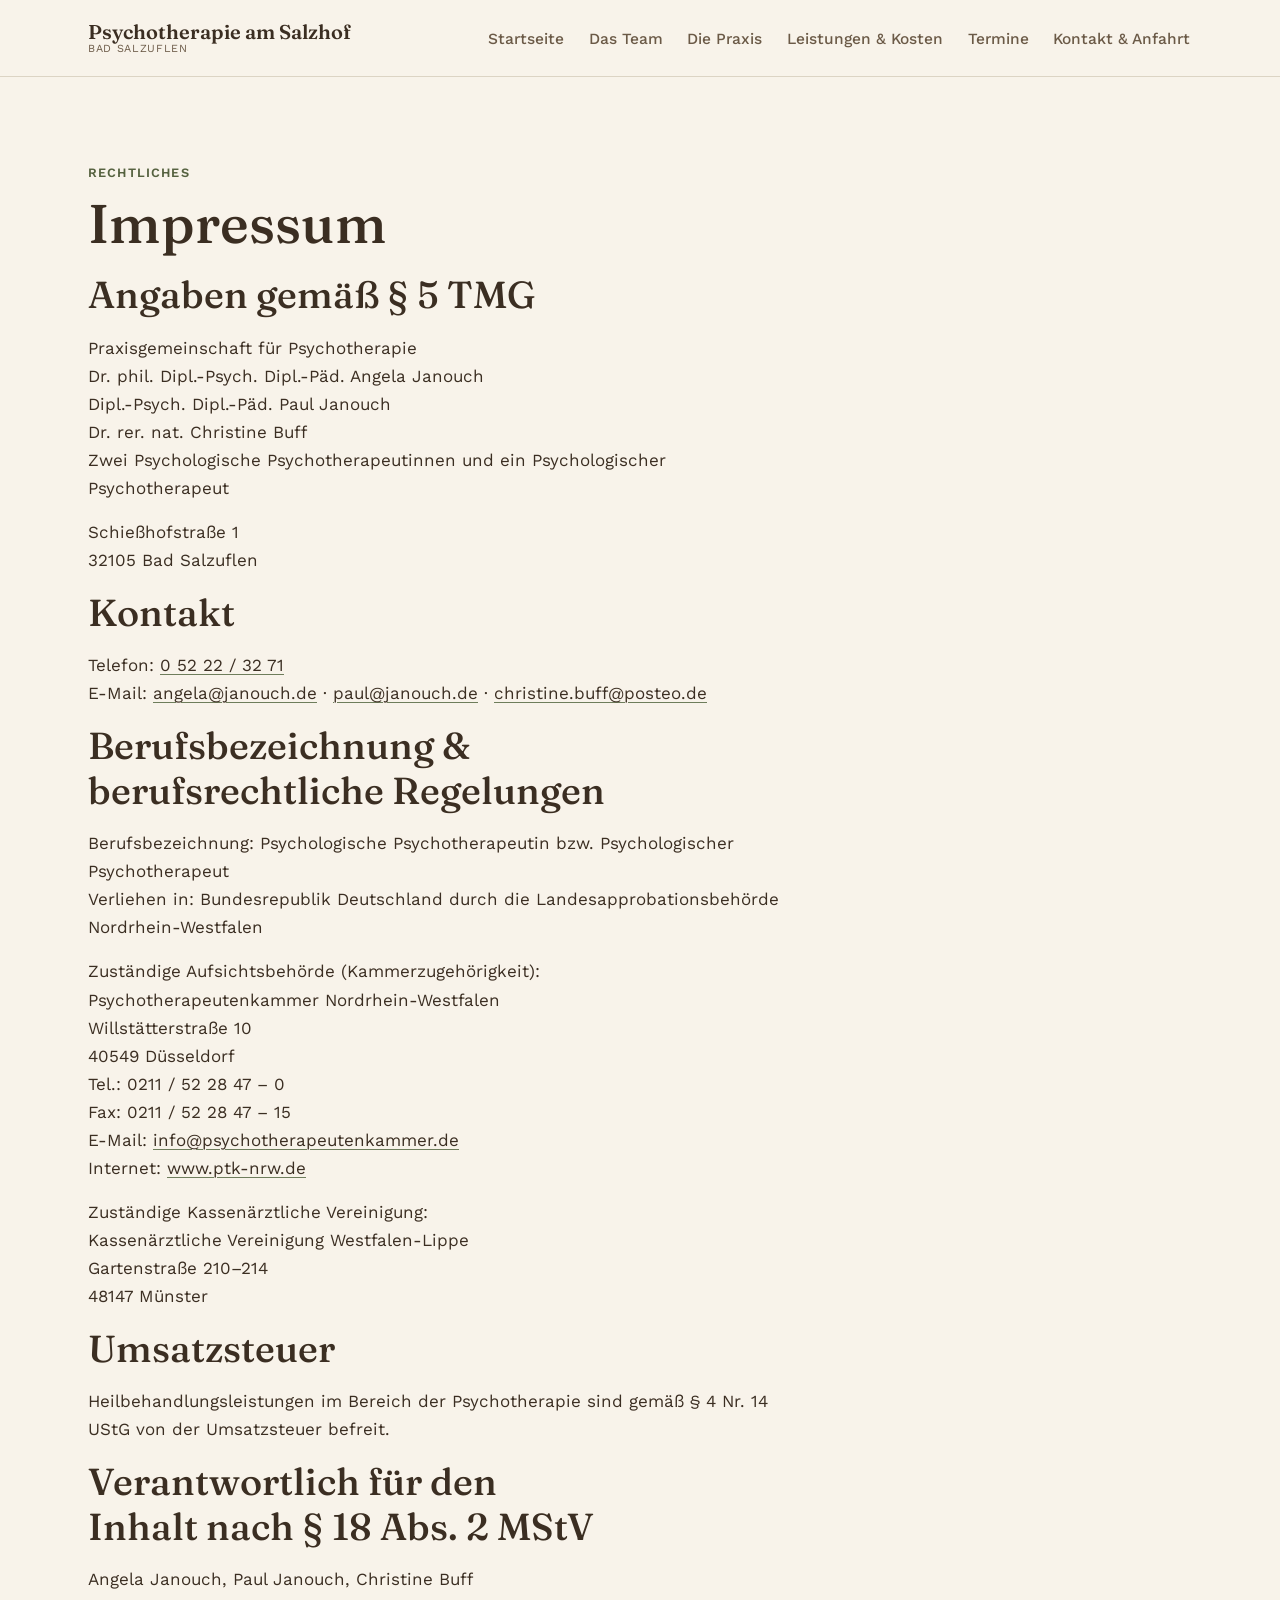
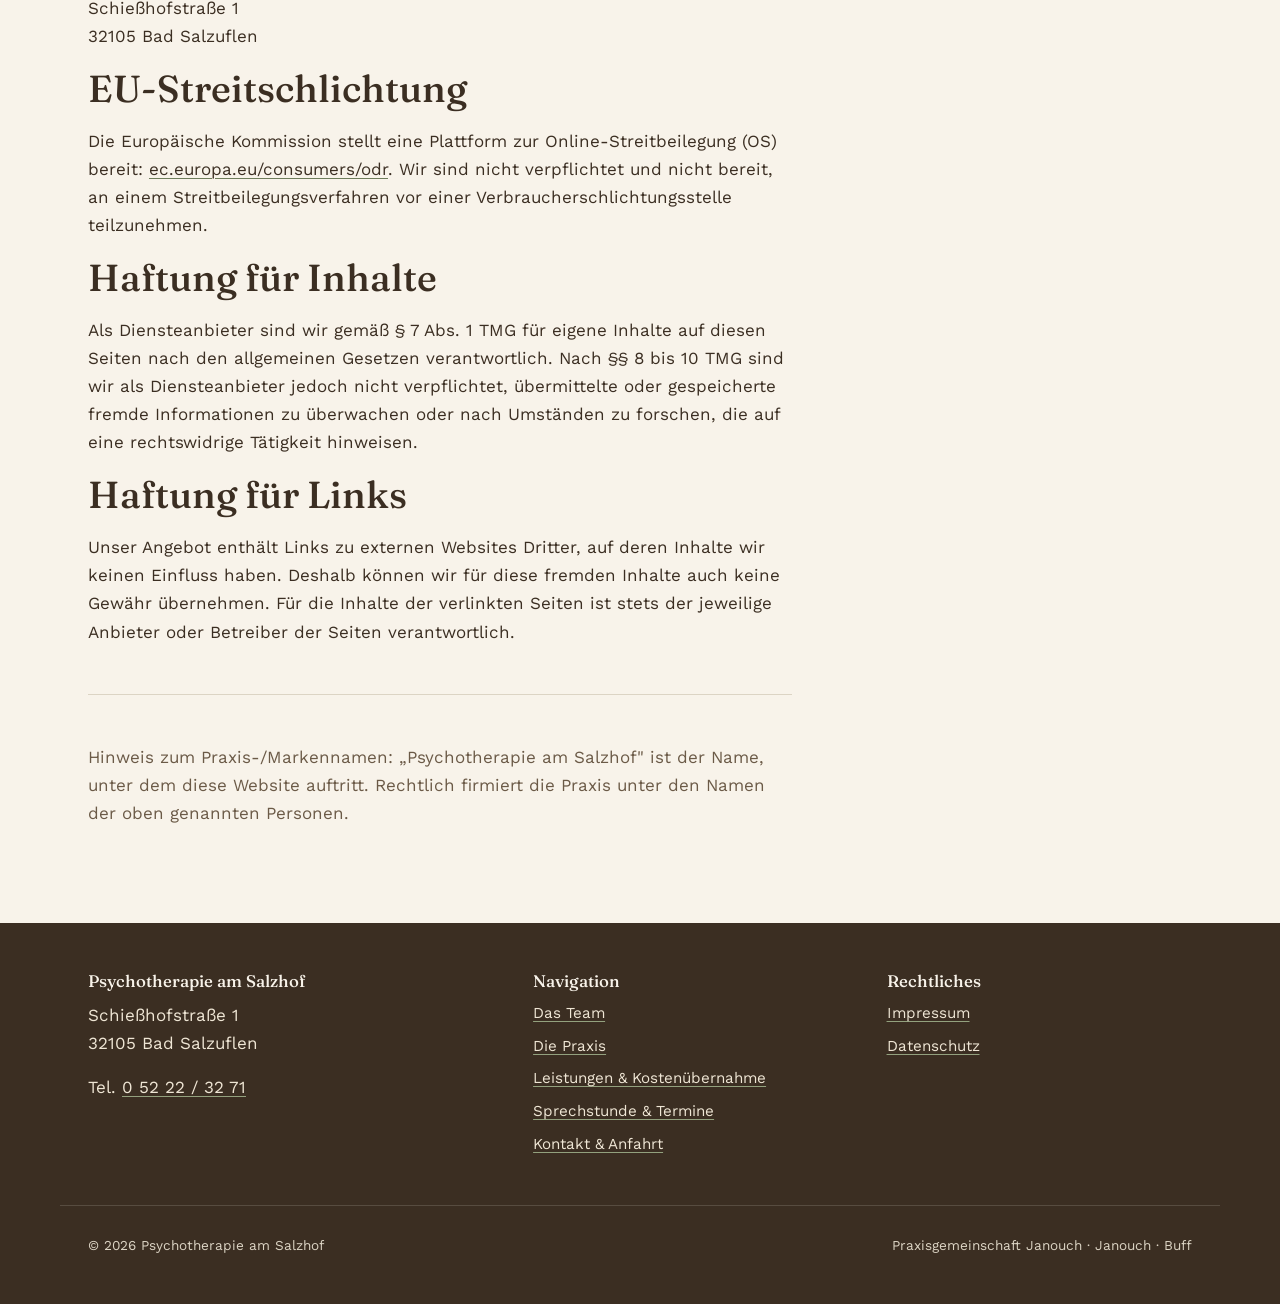
<file: impressum.html>
<!DOCTYPE html>
<html lang="de">
<head>
  <meta charset="UTF-8">
  <meta name="viewport" content="width=device-width, initial-scale=1.0">
  <title>Impressum | Psychotherapie am Salzhof</title>
  <meta name="description" content="Impressum der Praxisgemeinschaft Janouch, Janouch, Buff (Psychotherapie am Salzhof), Schießhofstraße 1, 32105 Bad Salzuflen.">
  <meta name="robots" content="noindex">
  <link rel="icon" type="image/svg+xml" href="assets/img/favicon.svg">
  <link rel="stylesheet" href="assets/css/style.css">
</head>
<body>
  <a class="skip-link" href="#main">Zum Inhalt springen</a>

  <header class="site-header">
    <div class="nav-bar">
      <a class="site-logo" href="index.html">
        Psychotherapie am Salzhof
        <span>Bad Salzuflen</span>
      </a>
      <button class="nav-toggle" type="button" aria-expanded="false" aria-controls="main-nav">
        <span class="nav-toggle-icon"></span>
        <span class="visually-hidden">Menü öffnen</span>
      </button>
      <nav class="main-nav" id="main-nav" aria-label="Haupt­navigation">
        <ul>
          <li><a href="index.html">Startseite</a></li>
          <li><a href="team.html">Das Team</a></li>
          <li><a href="die-praxis.html">Die Praxis</a></li>
          <li><a href="leistungen.html">Leistungen &amp; Kosten</a></li>
          <li><a href="termine.html">Termine</a></li>
          <li><a href="kontakt.html">Kontakt &amp; Anfahrt</a></li>
        </ul>
      </nav>
    </div>
  </header>

  <main id="main">
    <section class="section">
      <div class="container container--narrow">
        <p class="eyebrow">Rechtliches</p>
        <h1>Impressum</h1>

        <h2>Angaben gemäß § 5 TMG</h2>
        <p>
          Praxisgemeinschaft für Psychotherapie<br>
          Dr. phil. Dipl.-Psych. Dipl.-Päd. Angela Janouch<br>
          Dipl.-Psych. Dipl.-Päd. Paul Janouch<br>
          Dr. rer. nat. Christine Buff<br>
          Zwei Psychologische Psychotherapeutinnen und ein Psychologischer Psychotherapeut
        </p>
        <p>
          Schießhofstraße&nbsp;1<br>
          32105 Bad Salzuflen
        </p>

        <h2>Kontakt</h2>
        <p>
          Telefon: <a href="tel:+4952223271">0 52 22 / 32 71</a><br>
          E-Mail: <a href="mailto:angela@janouch.de">angela@janouch.de</a> ·
          <a href="mailto:paul@janouch.de">paul@janouch.de</a> ·
          <a href="mailto:christine.buff@posteo.de">christine.buff@posteo.de</a>
        </p>

        <h2>Berufsbezeichnung &amp; berufsrechtliche Regelungen</h2>
        <p>
          Berufsbezeichnung: Psychologische Psychotherapeutin bzw. Psychologischer Psychotherapeut<br>
          Verliehen in: Bundesrepublik Deutschland durch die Landesapprobationsbehörde Nordrhein-Westfalen
        </p>
        <p>
          Zuständige Aufsichtsbehörde (Kammerzugehörigkeit):<br>
          Psychotherapeutenkammer Nordrhein-Westfalen<br>
          Willstätterstraße 10<br>
          40549 Düsseldorf<br>
          Tel.: 0211 / 52 28 47 – 0<br>
          Fax: 0211 / 52 28 47 – 15<br>
          E-Mail: <a href="mailto:info@psychotherapeutenkammer.de">info@psychotherapeutenkammer.de</a><br>
          Internet: <a href="https://www.ptk-nrw.de" target="_blank" rel="noopener">www.ptk-nrw.de</a>
        </p>
        <p>
          Zuständige Kassenärztliche Vereinigung:<br>
          Kassenärztliche Vereinigung Westfalen-Lippe<br>
          Gartenstraße 210–214<br>
          48147 Münster
        </p>

        <h2>Umsatzsteuer</h2>
        <p>Heilbehandlungsleistungen im Bereich der Psychotherapie sind gemäß § 4 Nr. 14 UStG von der Umsatzsteuer befreit.</p>

        <h2>Verantwortlich für den Inhalt nach § 18 Abs. 2 MStV</h2>
        <p>
          Angela Janouch, Paul Janouch, Christine Buff<br>
          Schießhofstraße&nbsp;1<br>
          32105 Bad Salzuflen
        </p>

        <h2>EU-Streitschlichtung</h2>
        <p>Die Europäische Kommission stellt eine Plattform zur Online-Streitbeilegung (OS) bereit: <a href="https://ec.europa.eu/consumers/odr/" target="_blank" rel="noopener">ec.europa.eu/consumers/odr</a>. Wir sind nicht verpflichtet und nicht bereit, an einem Streitbeilegungsverfahren vor einer Verbraucherschlichtungsstelle teilzunehmen.</p>

        <h2>Haftung für Inhalte</h2>
        <p>Als Diensteanbieter sind wir gemäß § 7 Abs. 1 TMG für eigene Inhalte auf diesen Seiten nach den allgemeinen Gesetzen verantwortlich. Nach §§ 8 bis 10 TMG sind wir als Diensteanbieter jedoch nicht verpflichtet, übermittelte oder gespeicherte fremde Informationen zu überwachen oder nach Umständen zu forschen, die auf eine rechtswidrige Tätigkeit hinweisen.</p>

        <h2>Haftung für Links</h2>
        <p>Unser Angebot enthält Links zu externen Websites Dritter, auf deren Inhalte wir keinen Einfluss haben. Deshalb können wir für diese fremden Inhalte auch keine Gewähr übernehmen. Für die Inhalte der verlinkten Seiten ist stets der jeweilige Anbieter oder Betreiber der Seiten verantwortlich.</p>

        <hr class="divider">
        <p class="text-muted">Hinweis zum Praxis-/Markennamen: „Psychotherapie am Salzhof" ist der Name, unter dem diese Website auftritt. Rechtlich firmiert die Praxis unter den Namen der oben genannten Personen.</p>
      </div>
    </section>
  </main>

  <footer class="site-footer">
    <div class="container footer-grid">
      <div>
        <h2>Psychotherapie am Salzhof</h2>
        <p>Schießhofstraße&nbsp;1<br>32105 Bad Salzuflen</p>
        <p>Tel. <a href="tel:+4952223271">0 52 22 / 32 71</a></p>
      </div>
      <div>
        <h2>Navigation</h2>
        <ul>
          <li><a href="team.html">Das Team</a></li>
          <li><a href="die-praxis.html">Die Praxis</a></li>
          <li><a href="leistungen.html">Leistungen &amp; Kostenübernahme</a></li>
          <li><a href="termine.html">Sprechstunde &amp; Termine</a></li>
          <li><a href="kontakt.html">Kontakt &amp; Anfahrt</a></li>
        </ul>
      </div>
      <div>
        <h2>Rechtliches</h2>
        <ul>
          <li><a href="impressum.html">Impressum</a></li>
          <li><a href="datenschutz.html">Datenschutz</a></li>
        </ul>
      </div>
    </div>
    <div class="container footer-bottom">
      <span>© <span id="year">2026</span> Psychotherapie am Salzhof</span>
      <span>Praxisgemeinschaft Janouch · Janouch · Buff</span>
    </div>
  </footer>

  <script src="assets/js/main.js"></script>
</body>
</html>
</file>
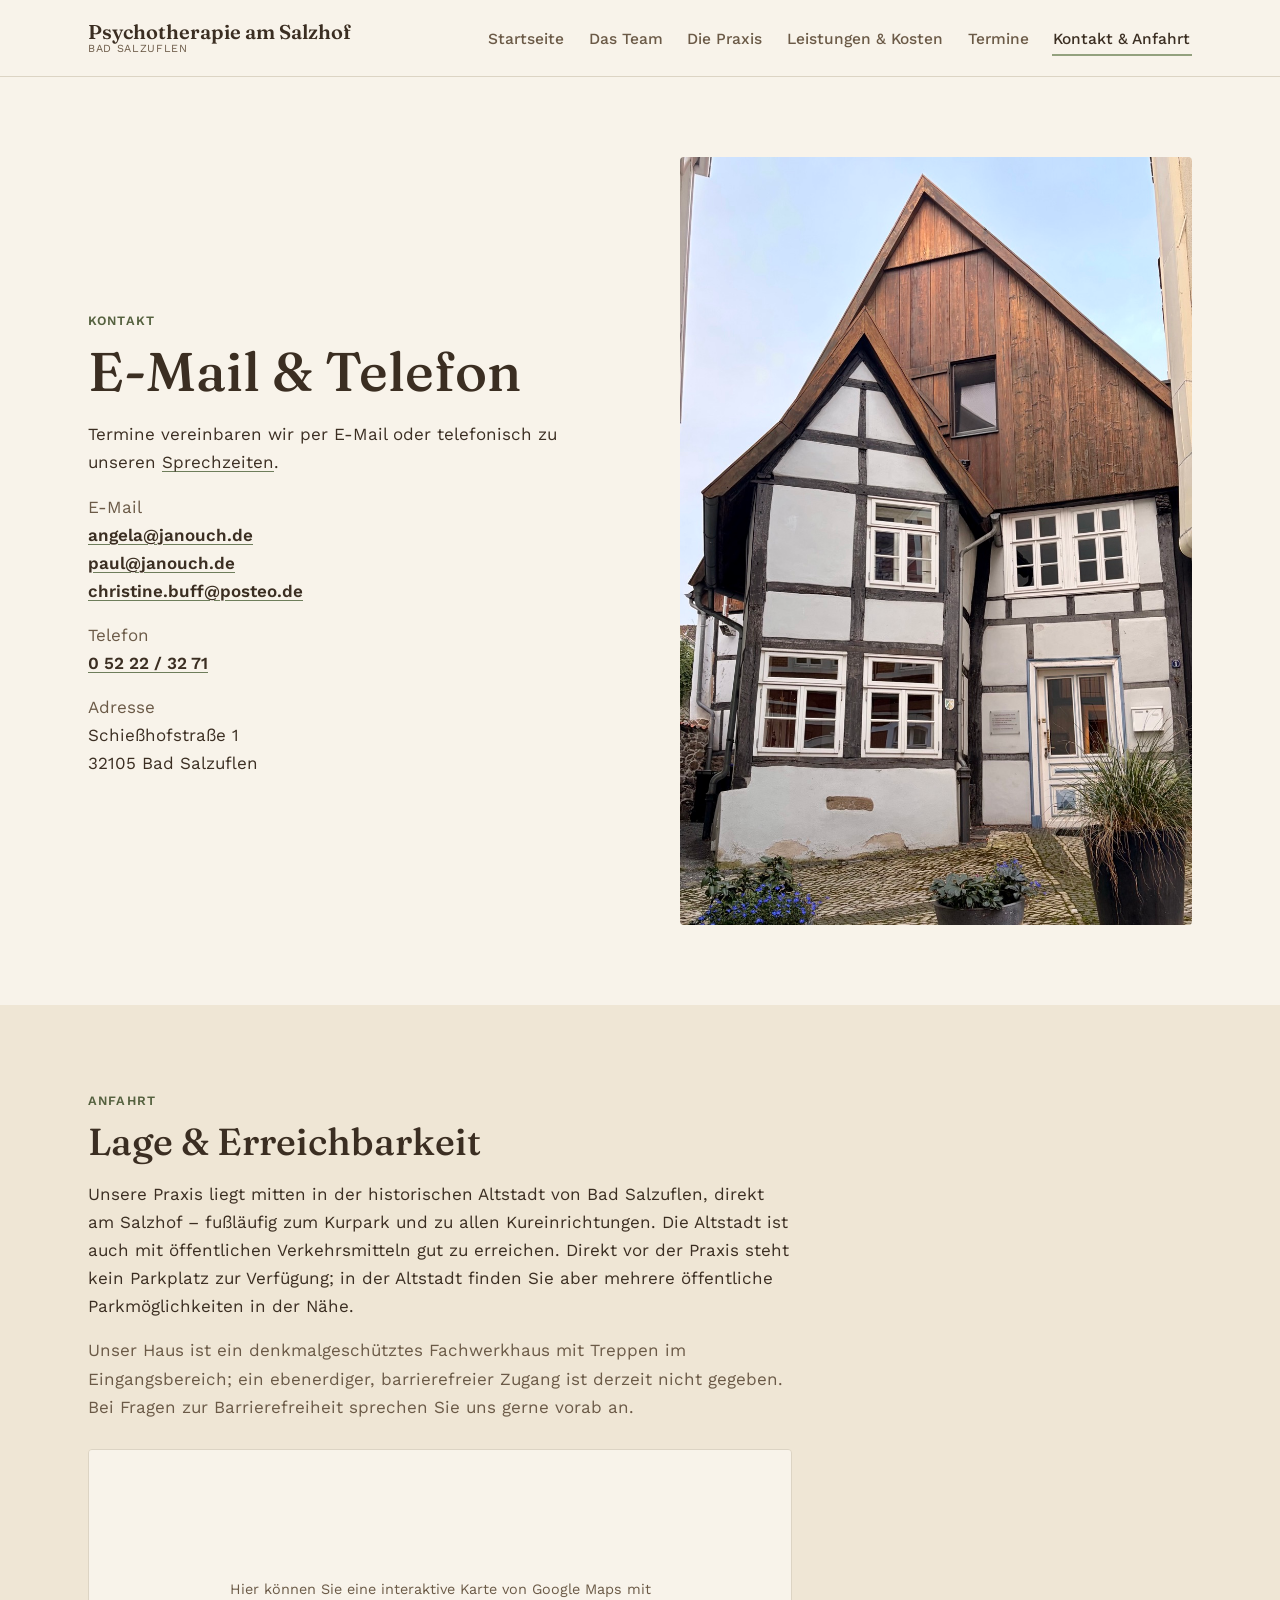
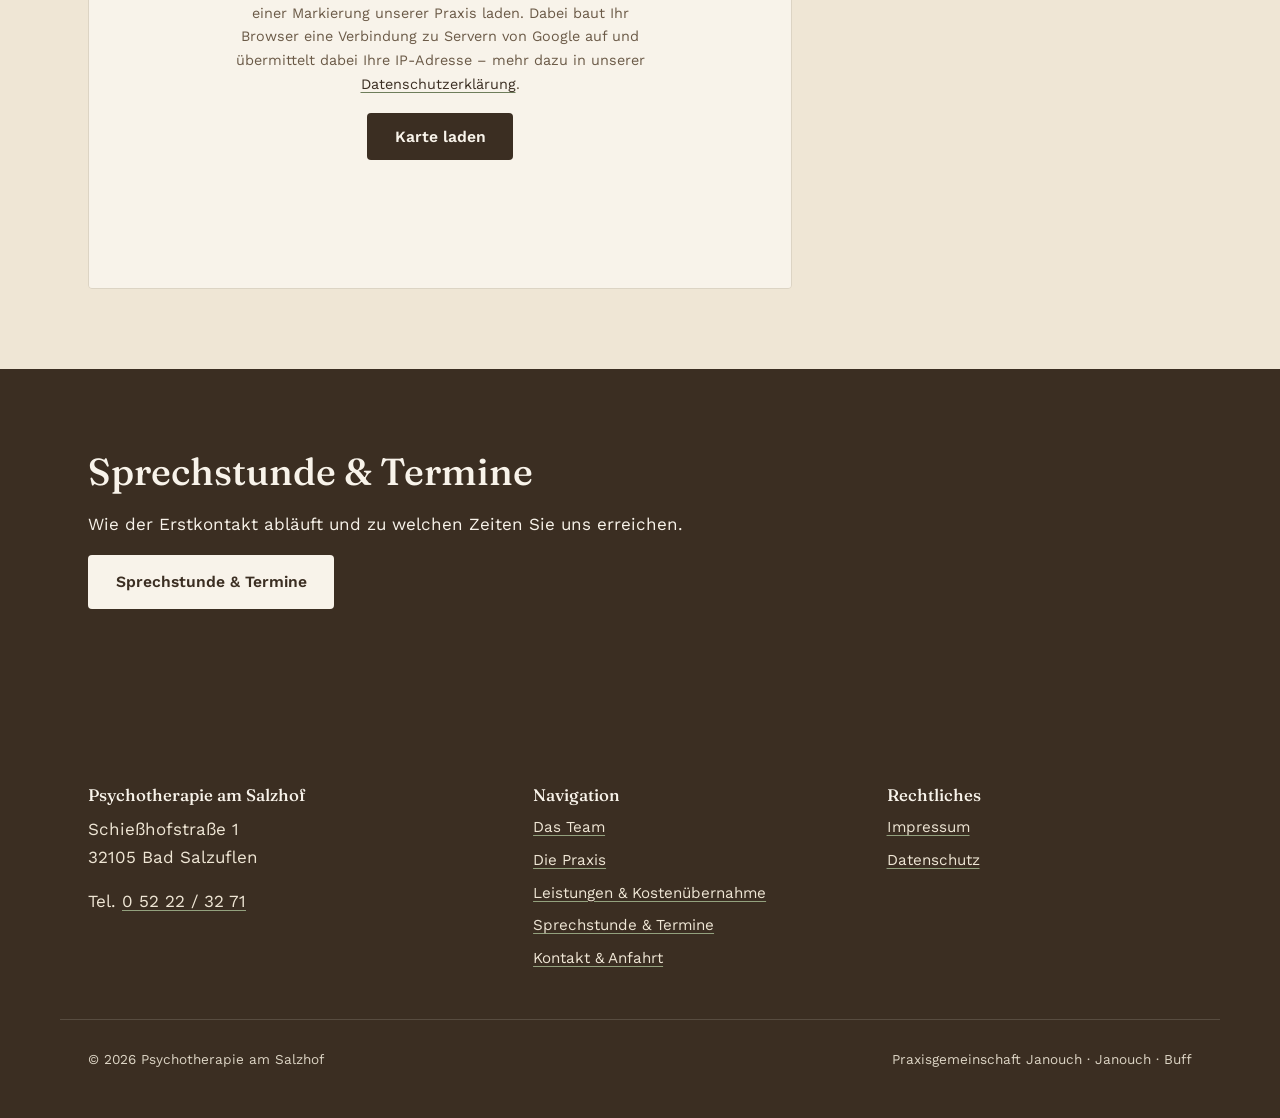
<file: kontakt.html>
<!DOCTYPE html>
<html lang="de">
<head>
  <meta charset="UTF-8">
  <meta name="viewport" content="width=device-width, initial-scale=1.0">
  <title>Kontakt &amp; Anfahrt | Psychotherapie am Salzhof</title>
  <meta name="description" content="Kontakt zur Psychotherapie am Salzhof in Bad Salzuflen: Adresse, E-Mail, Telefon und Anfahrt zur Schießhofstraße 1, 32105 Bad Salzuflen.">
  <!-- TODO vor Live-Schaltung: <link rel="canonical"> und og:url mit der endgültigen Domain ergänzen -->
  <meta property="og:type" content="website">
  <meta property="og:title" content="Kontakt & Anfahrt – Psychotherapie am Salzhof">
  <meta property="og:description" content="Adresse, Telefon und Anfahrt zur Praxis in der Bad Salzufler Altstadt.">
  <meta property="og:image" content="assets/img/og/og-default.jpg">
  <link rel="icon" type="image/svg+xml" href="assets/img/favicon.svg">
  <link rel="stylesheet" href="assets/css/style.css">
</head>
<body>
  <a class="skip-link" href="#main">Zum Inhalt springen</a>

  <header class="site-header">
    <div class="nav-bar">
      <a class="site-logo" href="index.html">
        Psychotherapie am Salzhof
        <span>Bad Salzuflen</span>
      </a>
      <button class="nav-toggle" type="button" aria-expanded="false" aria-controls="main-nav">
        <span class="nav-toggle-icon"></span>
        <span class="visually-hidden">Menü öffnen</span>
      </button>
      <nav class="main-nav" id="main-nav" aria-label="Haupt­navigation">
        <ul>
          <li><a href="index.html">Startseite</a></li>
          <li><a href="team.html">Das Team</a></li>
          <li><a href="die-praxis.html">Die Praxis</a></li>
          <li><a href="leistungen.html">Leistungen &amp; Kosten</a></li>
          <li><a href="termine.html">Termine</a></li>
          <li><a href="kontakt.html" aria-current="page">Kontakt &amp; Anfahrt</a></li>
        </ul>
      </nav>
    </div>
  </header>

  <main id="main">

    <!-- Intro + Kontaktdaten -->
    <section class="section">
      <div class="container split">
        <div>
          <p class="eyebrow">Kontakt</p>
          <h1>E-Mail &amp; Telefon</h1>
          <p>Termine vereinbaren wir per E-Mail oder telefonisch zu unseren <a href="termine.html#sprechzeiten">Sprechzeiten</a>.</p>

          <!--
            Hinweis für später: GitHub Pages kann keine serverseitige
            Formularverarbeitung. Falls doch ein Kontaktformular gewünscht ist,
            eignet sich ein Dienst wie Formspree (https://formspree.io) oder
            Getform (https://getform.io): einfach ein <form> mit
            action="https://formspree.io/f/DEINE-FORM-ID" ergänzen.
            Bis dahin stehen Telefon und Sprechzeiten im Vordergrund.
          -->

          <ul class="contact-list">
            <li>
              <span class="text-muted">E-Mail</span><br>
              <a href="mailto:angela@janouch.de">angela@janouch.de</a><br>
              <a href="mailto:paul@janouch.de">paul@janouch.de</a><br>
              <a href="mailto:christine.buff@posteo.de">christine.buff@posteo.de</a>
            </li>
            <li>
              <span class="text-muted">Telefon</span><br>
              <a href="tel:+4952223271">0 52 22 / 32 71</a>
            </li>
            <li>
              <span class="text-muted">Adresse</span><br>
              Schießhofstraße&nbsp;1<br>
              32105 Bad Salzuflen
            </li>
          </ul>
        </div>
        <figure class="split-figure split-figure--tall">
          <img src="assets/img/aussenansicht/aussenansicht-2.jpg" alt="Außenfassade des denkmalgeschützten Fachwerkhauses Schießhofstraße 1 mit spitzem Giebel, Fachwerk, blau gerahmter Eingangstür und Pflanzkübeln auf dem Kopfsteinpflaster davor.">
        </figure>
      </div>
    </section>

    <!-- Anfahrt / Barrierefreiheit -->
    <section class="section section--deep">
      <div class="container container--narrow">
        <p class="eyebrow">Anfahrt</p>
        <h2>Lage &amp; Erreichbarkeit</h2>
        <p>Unsere Praxis liegt mitten in der historischen Altstadt von Bad Salzuflen, direkt am Salzhof – fußläufig zum Kurpark und zu allen Kureinrichtungen. Die Altstadt ist auch mit öffentlichen Verkehrsmitteln gut zu erreichen. Direkt vor der Praxis steht kein Parkplatz zur Verfügung; in der Altstadt finden Sie aber mehrere öffentliche Parkmöglichkeiten in der Nähe.</p>
        <p class="text-muted">Unser Haus ist ein denkmalgeschütztes Fachwerkhaus mit Treppen im Eingangsbereich; ein ebenerdiger, barrierefreier Zugang ist derzeit nicht gegeben. Bei Fragen zur Barrierefreiheit sprechen Sie uns gerne vorab an.</p>

        <div class="map-embed" id="map-embed">
          <div class="map-placeholder" id="map-placeholder">
            <p>Hier können Sie eine interaktive Karte von Google Maps mit einer Markierung unserer Praxis laden. Dabei baut Ihr Browser eine Verbindung zu Servern von Google auf und übermittelt dabei Ihre IP-Adresse – mehr dazu in unserer <a href="datenschutz.html">Datenschutzerklärung</a>.</p>
            <button type="button" class="btn btn-primary" id="map-load-btn">Karte laden</button>
          </div>
        </div>
      </div>
    </section>

    <!-- Abschluss-CTA -->
    <section class="section section--walnut">
      <div class="container">
        <div class="section-intro">
          <h2>Sprechstunde &amp; Termine</h2>
          <p>Wie der Erstkontakt abläuft und zu welchen Zeiten Sie uns erreichen.</p>
          <p><a class="btn btn-primary" href="termine.html">Sprechstunde &amp; Termine</a></p>
        </div>
      </div>
    </section>

  </main>

  <footer class="site-footer">
    <div class="container footer-grid">
      <div>
        <h2>Psychotherapie am Salzhof</h2>
        <p>Schießhofstraße&nbsp;1<br>32105 Bad Salzuflen</p>
        <p>Tel. <a href="tel:+4952223271">0 52 22 / 32 71</a></p>
      </div>
      <div>
        <h2>Navigation</h2>
        <ul>
          <li><a href="team.html">Das Team</a></li>
          <li><a href="die-praxis.html">Die Praxis</a></li>
          <li><a href="leistungen.html">Leistungen &amp; Kostenübernahme</a></li>
          <li><a href="termine.html">Sprechstunde &amp; Termine</a></li>
          <li><a href="kontakt.html">Kontakt &amp; Anfahrt</a></li>
        </ul>
      </div>
      <div>
        <h2>Rechtliches</h2>
        <ul>
          <li><a href="impressum.html">Impressum</a></li>
          <li><a href="datenschutz.html">Datenschutz</a></li>
        </ul>
      </div>
    </div>
    <div class="container footer-bottom">
      <span>© <span id="year">2026</span> Psychotherapie am Salzhof</span>
      <span>Praxisgemeinschaft Janouch · Janouch · Buff</span>
    </div>
  </footer>

  <script src="assets/js/main.js"></script>
  <script>
    // Karte erst nach Klick laden (keine automatische Verbindung zu Google
    // beim Seitenaufruf) – siehe Hinweis in datenschutz.html.
    (function () {
      var btn = document.getElementById("map-load-btn");
      var wrap = document.getElementById("map-embed");
      if (!btn || !wrap) return;
      btn.addEventListener("click", function () {
        wrap.innerHTML =
          '<iframe src="https://www.google.com/maps?q=Schie%C3%9Fhofstra%C3%9Fe+1,+32105+Bad+Salzuflen&z=17&output=embed" ' +
          'title="Standort der Praxis auf Google Maps" loading="lazy" allowfullscreen referrerpolicy="no-referrer-when-downgrade"></iframe>';
      });
    })();
  </script>
</body>
</html>
</file>
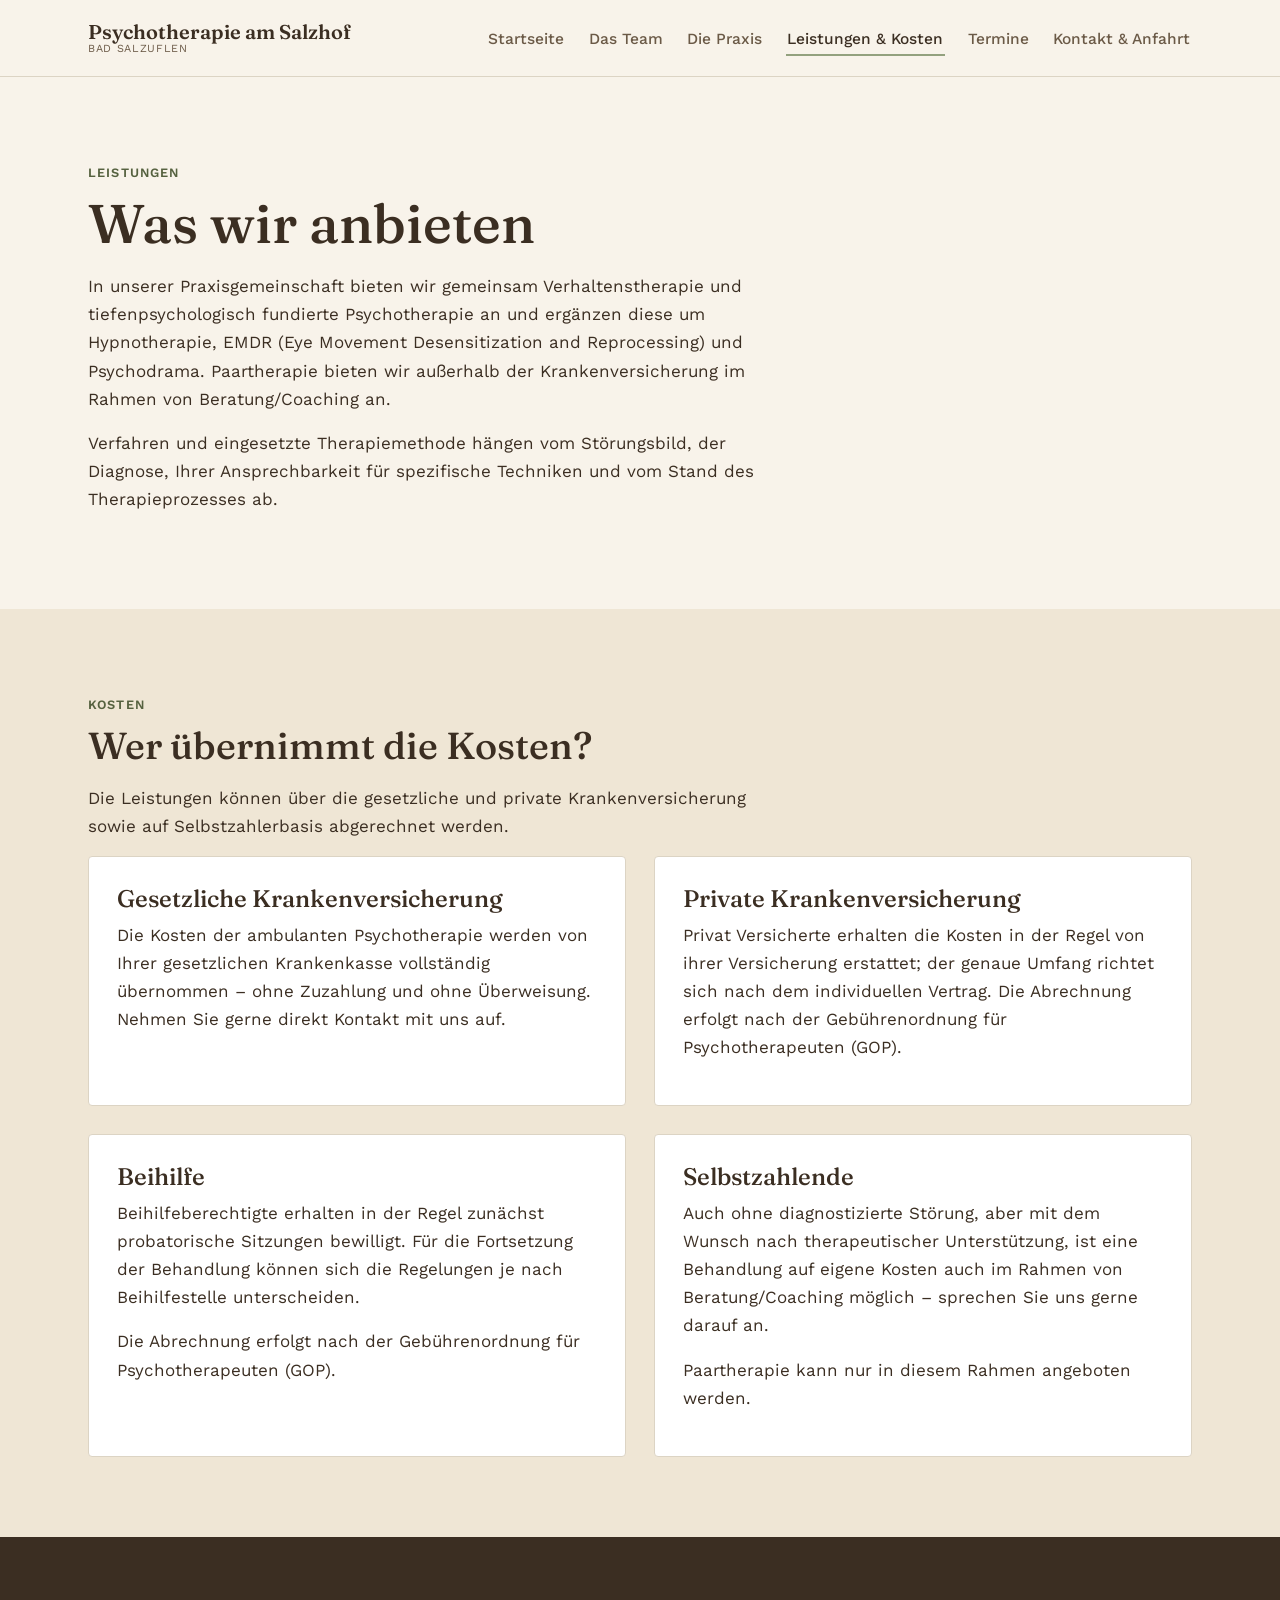
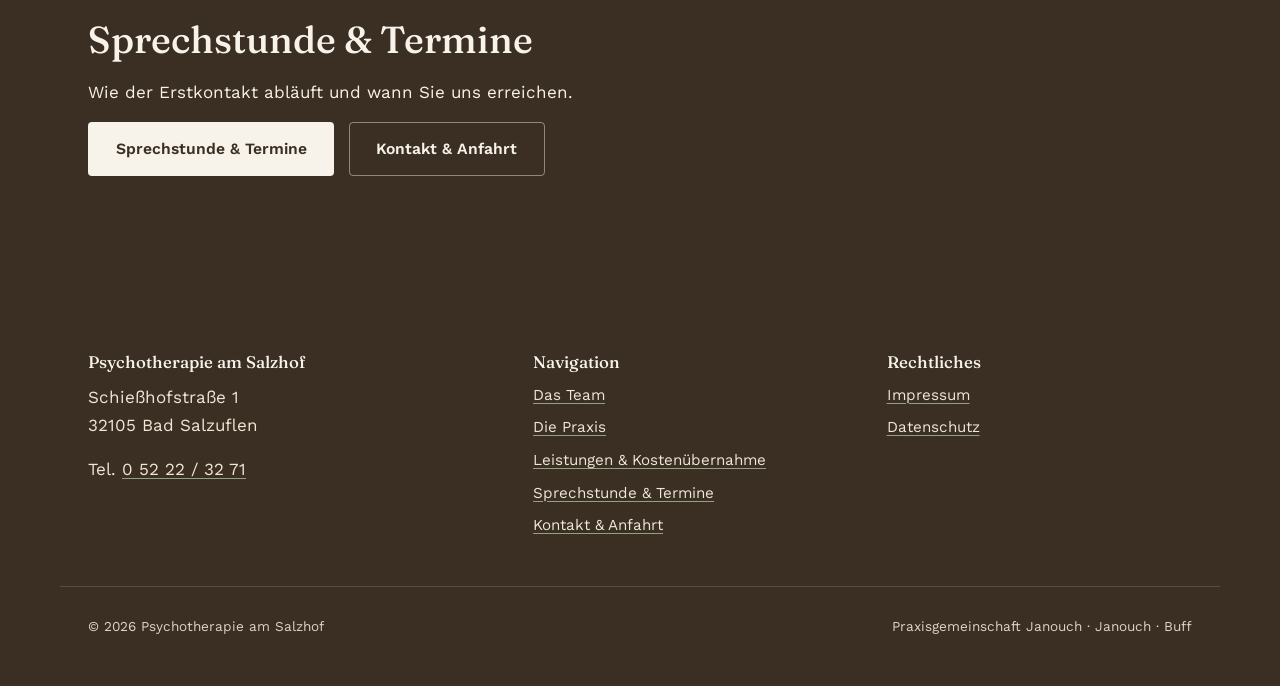
<file: leistungen.html>
<!DOCTYPE html>
<html lang="de">
<head>
  <meta charset="UTF-8">
  <meta name="viewport" content="width=device-width, initial-scale=1.0">
  <title>Leistungen &amp; Kostenübernahme | Psychotherapie am Salzhof</title>
  <meta name="description" content="Verhaltenstherapie, tiefenpsychologisch fundierte Psychotherapie, Hypnotherapie, EMDR, Psychodrama – plus Infos zur Kostenübernahme (GKV, PKV, Beihilfe).">
  <!-- TODO vor Live-Schaltung: <link rel="canonical"> und og:url mit der endgültigen Domain ergänzen -->
  <meta property="og:type" content="website">
  <meta property="og:title" content="Leistungen & Kostenübernahme – Psychotherapie am Salzhof">
  <meta property="og:description" content="Verhaltenstherapie und tiefenpsychologisch fundierte Psychotherapie unter einem Dach, plus Infos zur Kostenübernahme durch GKV, PKV, Beihilfe und Selbstzahlung.">
  <meta property="og:image" content="assets/img/og/og-default.jpg">
  <link rel="icon" type="image/svg+xml" href="assets/img/favicon.svg">
  <link rel="stylesheet" href="assets/css/style.css">
</head>
<body>
  <a class="skip-link" href="#main">Zum Inhalt springen</a>

  <header class="site-header">
    <div class="nav-bar">
      <a class="site-logo" href="index.html">
        Psychotherapie am Salzhof
        <span>Bad Salzuflen</span>
      </a>
      <button class="nav-toggle" type="button" aria-expanded="false" aria-controls="main-nav">
        <span class="nav-toggle-icon"></span>
        <span class="visually-hidden">Menü öffnen</span>
      </button>
      <nav class="main-nav" id="main-nav" aria-label="Haupt­navigation">
        <ul>
          <li><a href="index.html">Startseite</a></li>
          <li><a href="team.html">Das Team</a></li>
          <li><a href="die-praxis.html">Die Praxis</a></li>
          <li><a href="leistungen.html" aria-current="page">Leistungen &amp; Kosten</a></li>
          <li><a href="termine.html">Termine</a></li>
          <li><a href="kontakt.html">Kontakt &amp; Anfahrt</a></li>
        </ul>
      </nav>
    </div>
  </header>

  <main id="main">

    <!-- Intro -->
    <section class="section">
      <div class="container container--narrow">
        <p class="eyebrow">Leistungen</p>
        <h1>Was wir anbieten</h1>
        <p>In unserer Praxisgemeinschaft bieten wir gemeinsam Verhaltenstherapie und tiefenpsychologisch fundierte Psychotherapie an und ergänzen diese um Hypnotherapie, EMDR (Eye Movement Desensitization and Reprocessing) und Psychodrama. Paartherapie bieten wir außerhalb der Krankenversicherung im Rahmen von Beratung/Coaching an.</p>
        <p>Verfahren und eingesetzte Therapiemethode hängen vom Störungsbild, der Diagnose, Ihrer Ansprechbarkeit für spezifische Techniken und vom Stand des Therapieprozesses ab.</p>
      </div>
    </section>

    <!-- Kostenübernahme -->
    <section class="section section--deep">
      <div class="container container--narrow">
        <p class="eyebrow">Kosten</p>
        <h2>Wer übernimmt die Kosten?</h2>
        <p>Die Leistungen können über die gesetzliche und private Krankenversicherung sowie auf Selbstzahlerbasis abgerechnet werden.</p>
      </div>
      <div class="container">
        <div class="card-grid card-grid--two">
          <div class="card">
            <h3>Gesetzliche Krankenversicherung</h3>
            <p>Die Kosten der ambulanten Psychotherapie werden von Ihrer gesetzlichen Krankenkasse vollständig übernommen – ohne Zuzahlung und ohne Überweisung. Nehmen Sie gerne direkt Kontakt mit uns auf.</p>
          </div>
          <div class="card">
            <h3>Private Krankenversicherung</h3>
            <p>Privat Versicherte erhalten die Kosten in der Regel von ihrer Versicherung erstattet; der genaue Umfang richtet sich nach dem individuellen Vertrag. Die Abrechnung erfolgt nach der Gebührenordnung für Psychotherapeuten (GOP).</p>
          </div>
          <div class="card">
            <h3>Beihilfe</h3>
            <p>Beihilfeberechtigte erhalten in der Regel zunächst probatorische Sitzungen bewilligt. Für die Fortsetzung der Behandlung können sich die Regelungen je nach Beihilfestelle unterscheiden.</p>
            <p>Die Abrechnung erfolgt nach der Gebührenordnung für Psychotherapeuten (GOP).</p>
          </div>
          <div class="card">
            <h3>Selbstzahlende</h3>
            <p>Auch ohne diagnostizierte Störung, aber mit dem Wunsch nach therapeutischer Unterstützung, ist eine Behandlung auf eigene Kosten auch im Rahmen von Beratung/Coaching möglich – sprechen Sie uns gerne darauf an.</p>
            <p>Paartherapie kann nur in diesem Rahmen angeboten werden.</p>
          </div>
        </div>
      </div>
    </section>

    <!-- Abschluss-CTA -->
    <section class="section section--walnut">
      <div class="container">
        <div class="section-intro">
          <h2>Sprechstunde &amp; Termine</h2>
          <p>Wie der Erstkontakt abläuft und wann Sie uns erreichen.</p>
          <p class="btn-row">
            <a class="btn btn-primary" href="termine.html">Sprechstunde &amp; Termine</a>
            <a class="btn btn-ghost" href="kontakt.html">Kontakt &amp; Anfahrt</a>
          </p>
        </div>
      </div>
    </section>

  </main>

  <footer class="site-footer">
    <div class="container footer-grid">
      <div>
        <h2>Psychotherapie am Salzhof</h2>
        <p>Schießhofstraße&nbsp;1<br>32105 Bad Salzuflen</p>
        <p>Tel. <a href="tel:+4952223271">0 52 22 / 32 71</a></p>
      </div>
      <div>
        <h2>Navigation</h2>
        <ul>
          <li><a href="team.html">Das Team</a></li>
          <li><a href="die-praxis.html">Die Praxis</a></li>
          <li><a href="leistungen.html">Leistungen &amp; Kostenübernahme</a></li>
          <li><a href="termine.html">Sprechstunde &amp; Termine</a></li>
          <li><a href="kontakt.html">Kontakt &amp; Anfahrt</a></li>
        </ul>
      </div>
      <div>
        <h2>Rechtliches</h2>
        <ul>
          <li><a href="impressum.html">Impressum</a></li>
          <li><a href="datenschutz.html">Datenschutz</a></li>
        </ul>
      </div>
    </div>
    <div class="container footer-bottom">
      <span>© <span id="year">2026</span> Psychotherapie am Salzhof</span>
      <span>Praxisgemeinschaft Janouch · Janouch · Buff</span>
    </div>
  </footer>

  <script src="assets/js/main.js"></script>
</body>
</html>
</file>
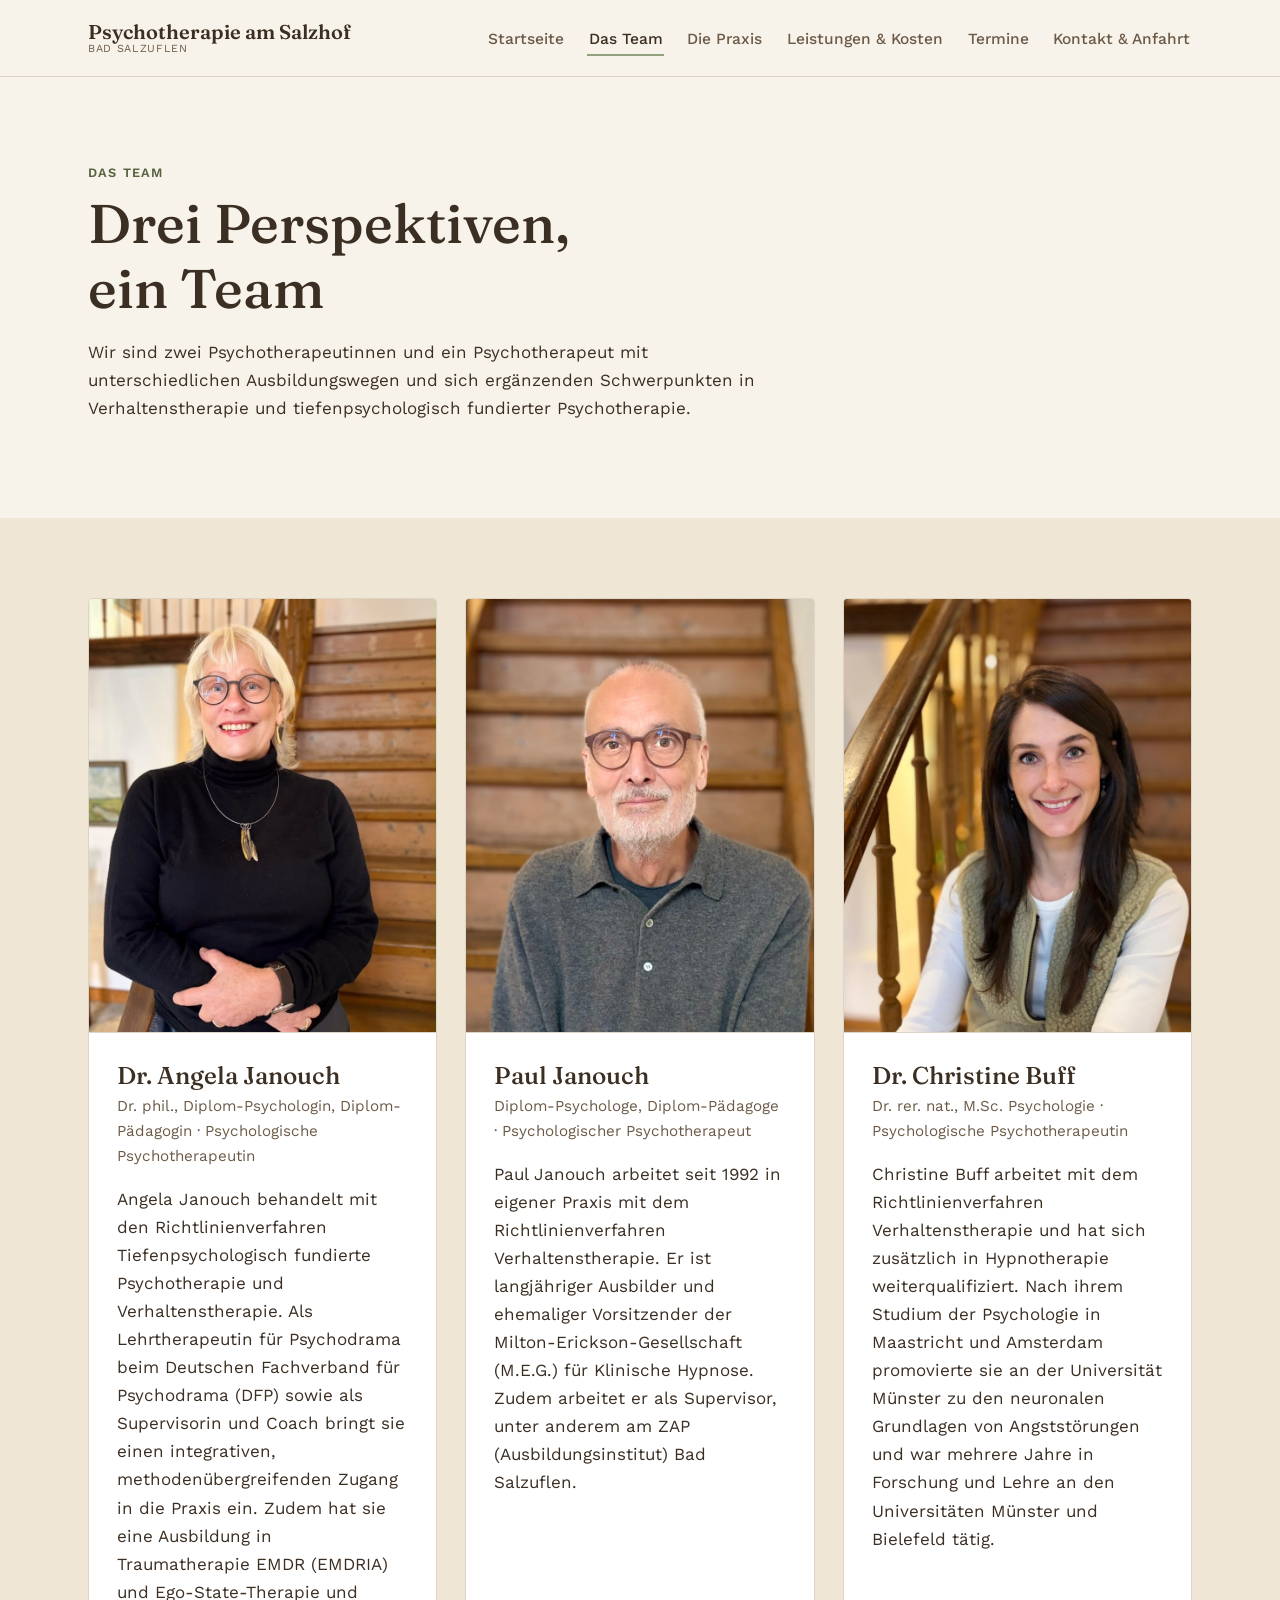
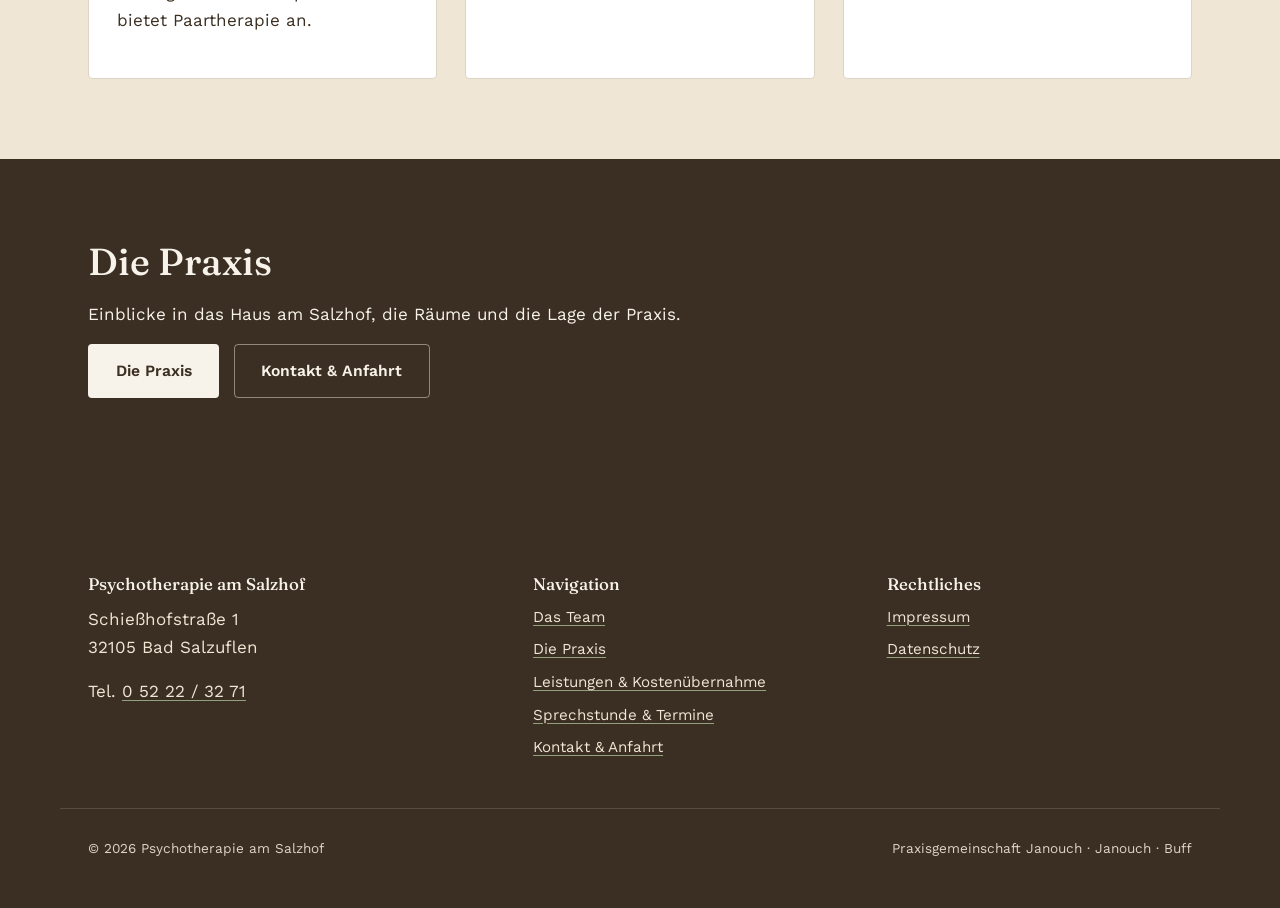
<file: team.html>
<!DOCTYPE html>
<html lang="de">
<head>
  <meta charset="UTF-8">
  <meta name="viewport" content="width=device-width, initial-scale=1.0">
  <title>Das Team – Drei Perspektiven | Psychotherapie am Salzhof</title>
  <meta name="description" content="Angela Janouch, Paul Janouch, Christine Buff: Verhaltenstherapie, tiefenpsychologisch fundierte Psychotherapie, Hypnotherapie, EMDR, Psychodrama in Bad Salzuflen.">
  <!-- TODO vor Live-Schaltung: <link rel="canonical"> und og:url mit der endgültigen Domain ergänzen -->
  <meta property="og:type" content="website">
  <meta property="og:title" content="Das Team – Psychotherapie am Salzhof">
  <meta property="og:description" content="Drei Perspektiven mit sich ergänzenden Schwerpunkten und Verfahren.">
  <meta property="og:image" content="assets/img/og/og-default.jpg">
  <link rel="icon" type="image/svg+xml" href="assets/img/favicon.svg">
  <link rel="stylesheet" href="assets/css/style.css">
</head>
<body>
  <a class="skip-link" href="#main">Zum Inhalt springen</a>

  <header class="site-header">
    <div class="nav-bar">
      <a class="site-logo" href="index.html">
        Psychotherapie am Salzhof
        <span>Bad Salzuflen</span>
      </a>
      <button class="nav-toggle" type="button" aria-expanded="false" aria-controls="main-nav">
        <span class="nav-toggle-icon"></span>
        <span class="visually-hidden">Menü öffnen</span>
      </button>
      <nav class="main-nav" id="main-nav" aria-label="Haupt­navigation">
        <ul>
          <li><a href="index.html">Startseite</a></li>
          <li><a href="team.html" aria-current="page">Das Team</a></li>
          <li><a href="die-praxis.html">Die Praxis</a></li>
          <li><a href="leistungen.html">Leistungen &amp; Kosten</a></li>
          <li><a href="termine.html">Termine</a></li>
          <li><a href="kontakt.html">Kontakt &amp; Anfahrt</a></li>
        </ul>
      </nav>
    </div>
  </header>

  <main id="main">

    <!-- Intro -->
    <section class="section">
      <div class="container container--narrow">
        <p class="eyebrow">Das Team</p>
        <h1>Drei Perspektiven, ein Team</h1>
        <p>Wir sind zwei Psychotherapeutinnen und ein Psychotherapeut mit unterschiedlichen Ausbildungswegen und sich ergänzenden Schwerpunkten in Verhaltenstherapie und tiefenpsychologisch fundierter Psychotherapie.</p>
      </div>
    </section>

    <!-- Team-Karten -->
    <section class="section section--deep">
      <div class="container">
        <div class="card-grid">

          <article class="team-card">
            <img class="team-photo" src="assets/img/team/angela-janouch.jpg" alt="Portrait von Angela Janouch vor dem Treppengeländer der Praxis." width="800" height="1000">
            <div class="team-card-body">
              <h2 class="team-name">Dr. Angela Janouch</h2>
              <p class="team-title">Dr. phil., Diplom-Psychologin, Diplom-Pädagogin · Psychologische Psychotherapeutin</p>
              <p>Angela Janouch behandelt mit den Richtlinienverfahren Tiefenpsychologisch fundierte Psychotherapie und Verhaltenstherapie. Als Lehrtherapeutin für Psychodrama beim Deutschen Fachverband für Psychodrama (DFP) sowie als Supervisorin und Coach bringt sie einen integrativen, methodenübergreifenden Zugang in die Praxis ein. Zudem hat sie eine Ausbildung in Traumatherapie EMDR (EMDRIA) und Ego-State-Therapie und bietet Paartherapie an.</p>
            </div>
          </article>

          <article class="team-card">
            <img class="team-photo" src="assets/img/team/paul-janouch.jpg" alt="Portrait von Paul Janouch vor einer Holztreppe." width="800" height="1000">
            <div class="team-card-body">
              <h2 class="team-name">Paul Janouch</h2>
              <p class="team-title">Diplom-Psychologe, Diplom-Pädagoge · Psychologischer Psychotherapeut</p>
              <p>Paul Janouch arbeitet seit 1992 in eigener Praxis mit dem Richtlinienverfahren Verhaltenstherapie. Er ist langjähriger Ausbilder und ehemaliger Vorsitzender der Milton-Erickson-Gesellschaft (M.E.G.) für Klinische Hypnose. Zudem arbeitet er als Supervisor, unter anderem am ZAP (Ausbildungsinstitut) Bad Salzuflen.</p>
            </div>
          </article>

          <article class="team-card">
            <img class="team-photo" src="assets/img/team/christine-buff.jpg" alt="Portrait von Christine Buff auf der Treppe der Praxis." width="800" height="1000">
            <div class="team-card-body">
              <h2 class="team-name">Dr. Christine Buff</h2>
              <p class="team-title">Dr. rer. nat., M.Sc. Psychologie · Psychologische Psychotherapeutin</p>
              <p>Christine Buff arbeitet mit dem Richtlinienverfahren Verhaltenstherapie und hat sich zusätzlich in Hypnotherapie weiterqualifiziert. Nach ihrem Studium der Psychologie in Maastricht und Amsterdam promovierte sie an der Universität Münster zu den neuronalen Grundlagen von Angststörungen und war mehrere Jahre in Forschung und Lehre an den Universitäten Münster und Bielefeld tätig.</p>
            </div>
          </article>

        </div>
      </div>
    </section>

    <!-- Abschluss-CTA -->
    <section class="section section--walnut">
      <div class="container">
        <div class="section-intro">
          <h2>Die Praxis</h2>
          <p>Einblicke in das Haus am Salzhof, die Räume und die Lage der Praxis.</p>
          <p class="btn-row">
            <a class="btn btn-primary" href="die-praxis.html">Die Praxis</a>
            <a class="btn btn-ghost" href="kontakt.html">Kontakt &amp; Anfahrt</a>
          </p>
        </div>
      </div>
    </section>

  </main>

  <footer class="site-footer">
    <div class="container footer-grid">
      <div>
        <h2>Psychotherapie am Salzhof</h2>
        <p>Schießhofstraße&nbsp;1<br>32105 Bad Salzuflen</p>
        <p>Tel. <a href="tel:+4952223271">0 52 22 / 32 71</a></p>
      </div>
      <div>
        <h2>Navigation</h2>
        <ul>
          <li><a href="team.html">Das Team</a></li>
          <li><a href="die-praxis.html">Die Praxis</a></li>
          <li><a href="leistungen.html">Leistungen &amp; Kostenübernahme</a></li>
          <li><a href="termine.html">Sprechstunde &amp; Termine</a></li>
          <li><a href="kontakt.html">Kontakt &amp; Anfahrt</a></li>
        </ul>
      </div>
      <div>
        <h2>Rechtliches</h2>
        <ul>
          <li><a href="impressum.html">Impressum</a></li>
          <li><a href="datenschutz.html">Datenschutz</a></li>
        </ul>
      </div>
    </div>
    <div class="container footer-bottom">
      <span>© <span id="year">2026</span> Psychotherapie am Salzhof</span>
      <span>Praxisgemeinschaft Janouch · Janouch · Buff</span>
    </div>
  </footer>

  <script src="assets/js/main.js"></script>
</body>
</html>
</file>
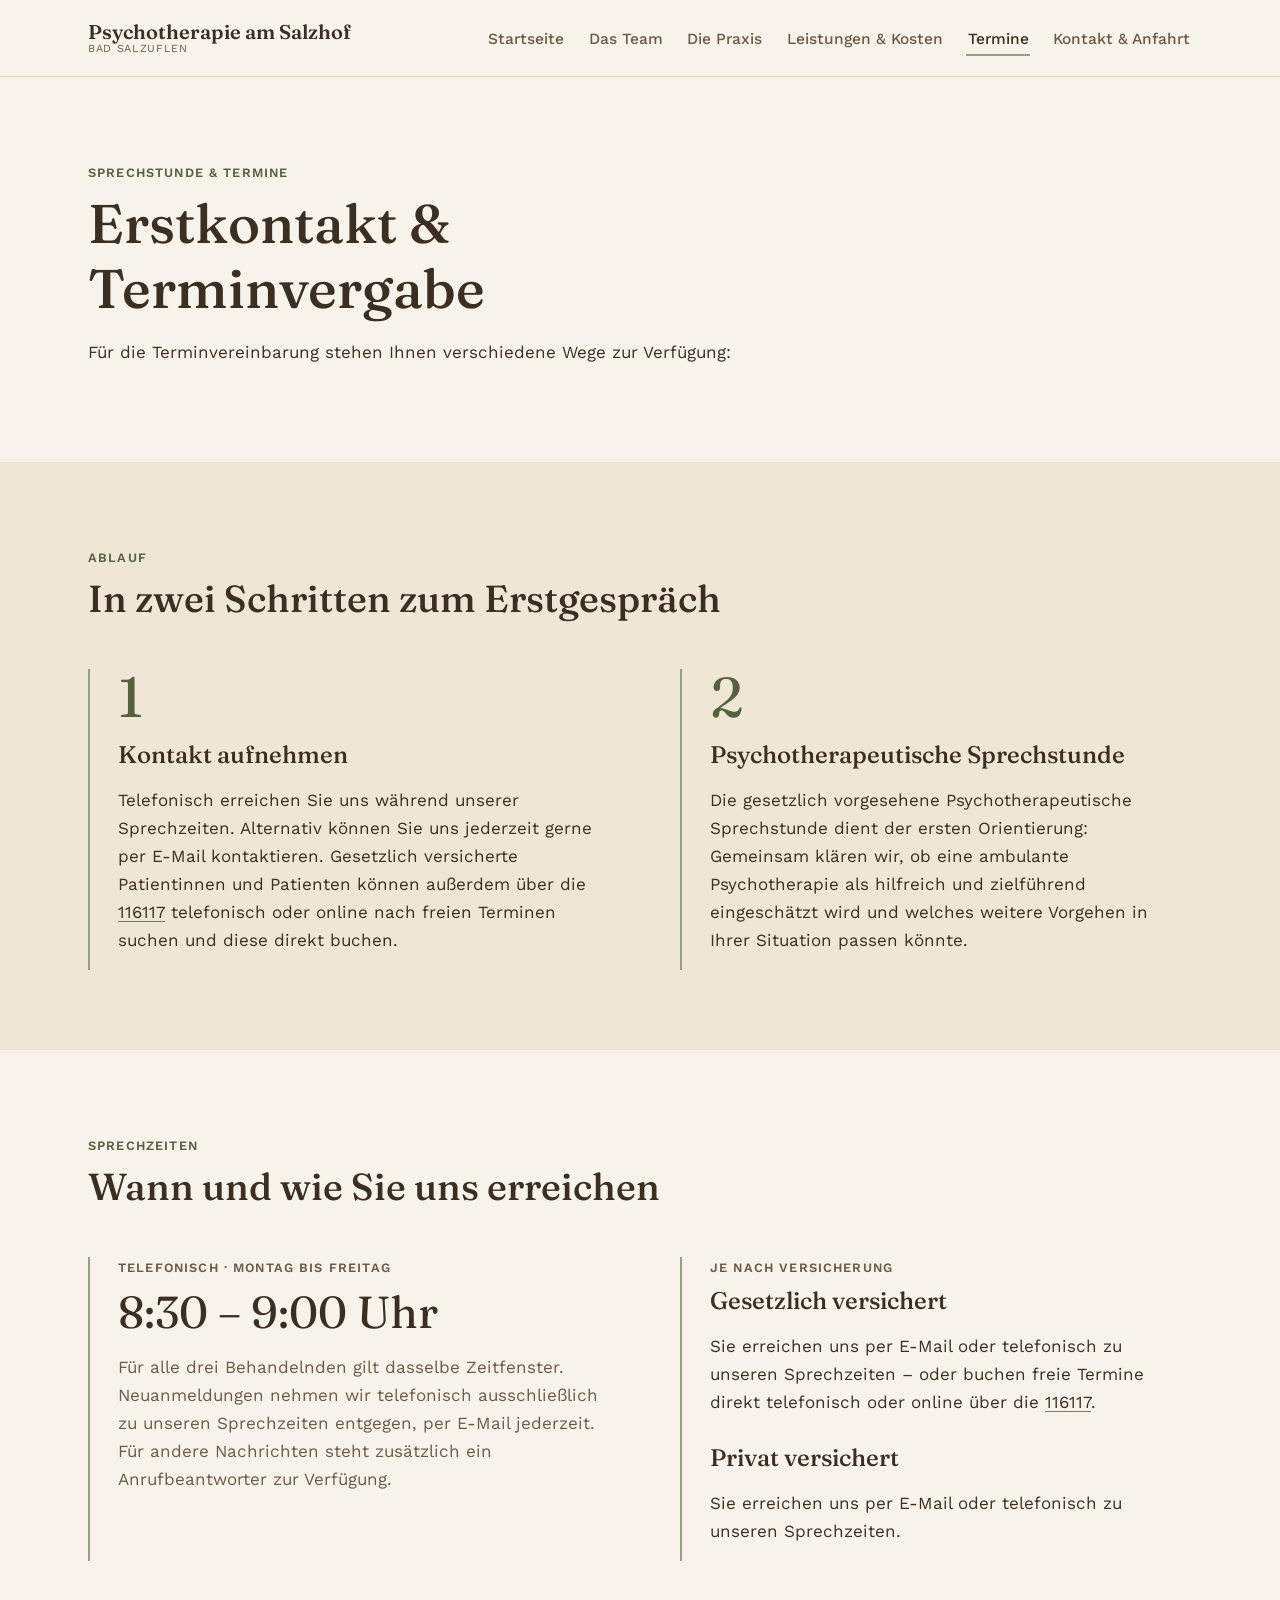
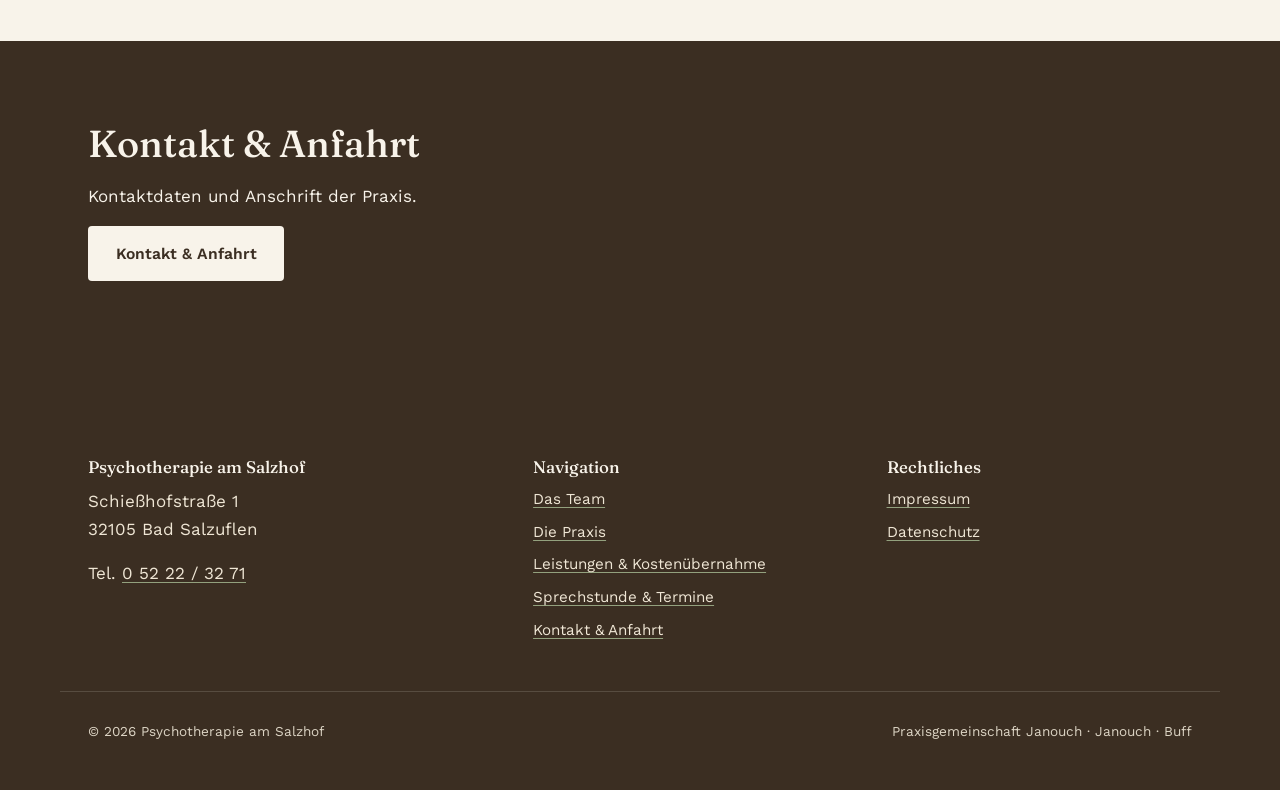
<file: termine.html>
<!DOCTYPE html>
<html lang="de">
<head>
  <meta charset="UTF-8">
  <meta name="viewport" content="width=device-width, initial-scale=1.0">
  <title>Sprechstunde &amp; Termine | Psychotherapie am Salzhof</title>
  <meta name="description" content="So läuft der Erstkontakt ab: Psychotherapeutische Sprechstunde, telefonische Sprechzeiten und Terminvergabe bei der Psychotherapie am Salzhof in Bad Salzuflen.">
  <!-- TODO vor Live-Schaltung: <link rel="canonical"> und og:url mit der endgültigen Domain ergänzen -->
  <meta property="og:type" content="website">
  <meta property="og:title" content="Sprechstunde & Termine – Psychotherapie am Salzhof">
  <meta property="og:description" content="Sprechzeiten, Kontaktwege und Ablauf des Erstkontakts.">
  <meta property="og:image" content="assets/img/og/og-default.jpg">
  <link rel="icon" type="image/svg+xml" href="assets/img/favicon.svg">
  <link rel="stylesheet" href="assets/css/style.css">
</head>
<body>
  <a class="skip-link" href="#main">Zum Inhalt springen</a>

  <header class="site-header">
    <div class="nav-bar">
      <a class="site-logo" href="index.html">
        Psychotherapie am Salzhof
        <span>Bad Salzuflen</span>
      </a>
      <button class="nav-toggle" type="button" aria-expanded="false" aria-controls="main-nav">
        <span class="nav-toggle-icon"></span>
        <span class="visually-hidden">Menü öffnen</span>
      </button>
      <nav class="main-nav" id="main-nav" aria-label="Haupt­navigation">
        <ul>
          <li><a href="index.html">Startseite</a></li>
          <li><a href="team.html">Das Team</a></li>
          <li><a href="die-praxis.html">Die Praxis</a></li>
          <li><a href="leistungen.html">Leistungen &amp; Kosten</a></li>
          <li><a href="termine.html" aria-current="page">Termine</a></li>
          <li><a href="kontakt.html">Kontakt &amp; Anfahrt</a></li>
        </ul>
      </nav>
    </div>
  </header>

  <main id="main">

    <!-- Intro -->
    <section class="section">
      <div class="container container--narrow">
        <p class="eyebrow">Sprechstunde &amp; Termine</p>
        <h1>Erstkontakt &amp; Terminvergabe</h1>
        <p>Für die Terminvereinbarung stehen Ihnen verschiedene Wege zur Verfügung:</p>
      </div>
    </section>

    <!-- Ablauf -->
    <section class="section section--deep">
      <div class="container">
        <div class="section-intro">
          <p class="eyebrow">Ablauf</p>
          <h2>In zwei Schritten zum Erstgespräch</h2>
        </div>
        <ol class="steps">
          <li class="step">
            <span class="step-number" aria-hidden="true">1</span>
            <h3>Kontakt aufnehmen</h3>
            <p>Telefonisch erreichen Sie uns während unserer Sprechzeiten. Alternativ können Sie uns jederzeit gerne per E-Mail kontaktieren. Gesetzlich versicherte Patientinnen und Patienten können außerdem über die <a href="https://www.116117.de/de/psychotherapie.php" target="_blank" rel="noopener">116117</a> telefonisch oder online nach freien Terminen suchen und diese direkt buchen.</p>
          </li>
          <li class="step">
            <span class="step-number" aria-hidden="true">2</span>
            <h3>Psychotherapeutische Sprechstunde</h3>
            <p>Die gesetzlich vorgesehene Psychotherapeutische Sprechstunde dient der ersten Orientierung: Gemeinsam klären wir, ob eine ambulante Psychotherapie als hilfreich und zielführend eingeschätzt wird und welches weitere Vorgehen in Ihrer Situation passen könnte.</p>
          </li>
        </ol>
      </div>
    </section>

    <!-- Sprechzeiten -->
    <section class="section" id="sprechzeiten">
      <div class="container">
        <div class="section-intro">
          <p class="eyebrow">Sprechzeiten</p>
          <h2>Wann und wie Sie uns erreichen</h2>
        </div>

        <div class="steps">
          <div class="step">
            <span class="time-label">Telefonisch · Montag bis Freitag</span>
            <span class="time">8:30 – 9:00 Uhr</span>
            <p class="text-muted">Für alle drei Behandelnden gilt dasselbe Zeitfenster. Neuanmeldungen nehmen wir telefonisch ausschließlich zu unseren Sprechzeiten entgegen, per E-Mail jederzeit. Für andere Nachrichten steht zusätzlich ein Anrufbeantworter zur Verfügung.</p>
          </div>
          <div class="step">
            <span class="time-label">Je nach Versicherung</span>
            <h3>Gesetzlich versichert</h3>
            <p>Sie erreichen uns per E-Mail oder telefonisch zu unseren Sprechzeiten – oder buchen freie Termine direkt telefonisch oder online über die <a href="https://www.116117.de/de/psychotherapie.php" target="_blank" rel="noopener">116117</a>.</p>
            <h3>Privat versichert</h3>
            <p>Sie erreichen uns per E-Mail oder telefonisch zu unseren Sprechzeiten.</p>
          </div>
        </div>
      </div>
    </section>

    <!-- Abschluss-CTA -->
    <section class="section section--walnut">
      <div class="container">
        <div class="section-intro">
          <h2>Kontakt &amp; Anfahrt</h2>
          <p>Kontaktdaten und Anschrift der Praxis.</p>
          <p><a class="btn btn-primary" href="kontakt.html">Kontakt &amp; Anfahrt</a></p>
        </div>
      </div>
    </section>

  </main>

  <footer class="site-footer">
    <div class="container footer-grid">
      <div>
        <h2>Psychotherapie am Salzhof</h2>
        <p>Schießhofstraße&nbsp;1<br>32105 Bad Salzuflen</p>
        <p>Tel. <a href="tel:+4952223271">0 52 22 / 32 71</a></p>
      </div>
      <div>
        <h2>Navigation</h2>
        <ul>
          <li><a href="team.html">Das Team</a></li>
          <li><a href="die-praxis.html">Die Praxis</a></li>
          <li><a href="leistungen.html">Leistungen &amp; Kostenübernahme</a></li>
          <li><a href="termine.html">Sprechstunde &amp; Termine</a></li>
          <li><a href="kontakt.html">Kontakt &amp; Anfahrt</a></li>
        </ul>
      </div>
      <div>
        <h2>Rechtliches</h2>
        <ul>
          <li><a href="impressum.html">Impressum</a></li>
          <li><a href="datenschutz.html">Datenschutz</a></li>
        </ul>
      </div>
    </div>
    <div class="container footer-bottom">
      <span>© <span id="year">2026</span> Psychotherapie am Salzhof</span>
      <span>Praxisgemeinschaft Janouch · Janouch · Buff</span>
    </div>
  </footer>

  <script src="assets/js/main.js"></script>
</body>
</html>
</file>
<file: assets/css/style.css>
/* ==========================================================================
   Psychotherapie am Salzhof — Stylesheet
   Ruhiges, warmes Design: Creme, Walnussbraun, Salbeigrün, Alt-Rosa.
   ========================================================================== */

/* Lokal eingebundene Schriften (keine externen Google-Fonts-Requests –
   dadurch werden keine Besucher-IPs an Google übertragen, siehe Hinweis
   in datenschutz.html). Beide sind Variable Fonts, ein Schnitt deckt den
   jeweils genutzten Gewichtsbereich ab. */
@font-face {
  font-family: "Fraunces";
  font-style: normal;
  font-weight: 400 700;
  font-display: swap;
  src: url("../fonts/fraunces-variable.woff2") format("woff2");
}

@font-face {
  font-family: "Work Sans";
  font-style: normal;
  font-weight: 400 700;
  font-display: swap;
  src: url("../fonts/work-sans-variable.woff2") format("woff2");
}

:root {
  /* Farbpalette (siehe Recherche.md, Abschnitt "Gestaltungskonzept") */
  --color-cream: #F8F3EA;        /* Grundton Hintergrund */
  --color-cream-deep: #EFE6D5;   /* zweiter, etwas dunklerer Flächenton */
  --color-walnut: #3B2E22;       /* Überschriften, Fließtext, Footer */
  --color-walnut-soft: #6B5A47;  /* sekundärer Text */
  --color-sage: #93A17E;         /* Hauptakzent (Flächen, Rahmen, Punkte – nicht für Fließtext) */
  --color-sage-deep: #6E7D5B;    /* Hover/aktiv-Zustand für Sage-Flächen/Rahmen */
  --color-sage-text: #55613F;    /* abgedunkelte Sage-Variante mit ausreichendem Kontrast für Text */
  --color-rose: #E3C7C2;         /* zarter zweiter Akzent, sehr zurückhaltend */
  --color-stone: #DCD4C4;        /* neutrale Flächen, Rahmen, Trennlinien */
  --color-white: #FFFFFF;

  /* Typografie */
  --font-heading: "Fraunces", "Iowan Old Style", "Palatino Linotype", serif;
  --font-body: "Work Sans", "Segoe UI", system-ui, -apple-system, sans-serif;

  /* Abstände */
  --space-xs: 0.5rem;
  --space-s: 1rem;
  --space-m: 1.75rem;
  --space-l: 3rem;
  --space-xl: 5rem;
  --space-xxl: 7rem;

  /* Layout */
  --content-max: 1160px;
  --content-narrow: 760px;
  --radius: 4px;
}

/* ---- Reset & Basis ------------------------------------------------------ */

*,
*::before,
*::after {
  box-sizing: border-box;
}

html {
  scroll-behavior: smooth;
}

body {
  margin: 0;
  background: var(--color-cream);
  color: var(--color-walnut);
  font-family: var(--font-body);
  font-size: 1.0625rem;
  line-height: 1.65;
  -webkit-font-smoothing: antialiased;
  text-rendering: optimizeLegibility;
}

img {
  max-width: 100%;
  display: block;
  height: auto;
}

h1, h2, h3, h4 {
  font-family: var(--font-heading);
  font-weight: 500;
  line-height: 1.2;
  text-wrap: balance;
  color: var(--color-walnut);
  margin: 0 0 var(--space-s);
}

h1 { font-size: clamp(2.1rem, 4.5vw, 3.4rem); font-weight: 500; }
h2 { font-size: clamp(1.6rem, 3vw, 2.35rem); }
h3 { font-size: clamp(1.2rem, 2vw, 1.5rem); }

p { margin: 0 0 var(--space-s); }

a {
  color: var(--color-walnut);
  text-decoration-color: var(--color-sage-deep);
  text-decoration-thickness: 1px;
  text-underline-offset: 3px;
}

a:hover { color: var(--color-sage-text); }

a:focus-visible,
button:focus-visible,
input:focus-visible,
textarea:focus-visible,
[tabindex]:focus-visible {
  outline: 2px solid var(--color-sage-deep);
  outline-offset: 3px;
  border-radius: 2px;
}

ul, ol { padding-left: 1.25em; }

/* Skip-Link für Tastaturnutzung */
.skip-link {
  position: absolute;
  left: -999px;
  top: auto;
  background: var(--color-walnut);
  color: var(--color-cream);
  padding: 0.6em 1.1em;
  z-index: 1000;
  border-radius: 0 0 var(--radius) 0;
}

.skip-link:focus {
  left: 0;
  top: 0;
}

/* ---- Layout-Hilfsklassen ------------------------------------------------ */

.container {
  max-width: var(--content-max);
  margin-inline: auto;
  padding-inline: var(--space-m);
}

.container--narrow {
  max-width: var(--content-max);
  margin-inline: auto;
  padding-inline: var(--space-m);
}

/* Schmale Textspalte, bündig mit dem breiten Container (nicht zentriert) */
.container--narrow > * {
  max-width: calc(var(--content-narrow) - 2 * var(--space-m));
}

.section {
  padding-block: var(--space-xl);
}

.section--deep {
  background: var(--color-cream-deep);
}

.section--walnut {
  background: var(--color-walnut);
  color: var(--color-cream);
}

.section--walnut h1,
.section--walnut h2,
.section--walnut h3 {
  color: var(--color-cream);
}

.section-intro {
  max-width: 640px;
  margin-bottom: var(--space-l);
}

.eyebrow {
  display: inline-block;
  font-family: var(--font-body);
  font-size: 0.8rem;
  letter-spacing: 0.09em;
  text-transform: uppercase;
  color: var(--color-sage-text);
  margin-bottom: var(--space-xs);
  font-weight: 600;
}

hr.divider {
  border: none;
  border-top: 1px solid var(--color-stone);
  margin: var(--space-l) 0;
}

.text-muted { color: var(--color-walnut-soft); }

.visually-hidden {
  position: absolute;
  width: 1px; height: 1px;
  overflow: hidden;
  clip: rect(0 0 0 0);
  white-space: nowrap;
}

/* ---- Buttons / CTA ------------------------------------------------------ */

.btn {
  display: inline-block;
  font-family: var(--font-body);
  font-weight: 600;
  font-size: 0.98rem;
  text-decoration: none;
  padding: 0.85em 1.7em;
  border-radius: var(--radius);
  border: 1px solid transparent;
  transition: background-color 0.15s ease, color 0.15s ease, border-color 0.15s ease;
}

.btn-row {
  display: flex;
  flex-wrap: wrap;
  gap: var(--space-s) 0.9rem;
}

.btn-primary {
  background: var(--color-walnut);
  color: var(--color-cream);
}

.btn-primary:hover {
  background: var(--color-sage-text);
  color: var(--color-white);
}

.btn-ghost {
  background: transparent;
  color: var(--color-walnut);
  border-color: var(--color-walnut-soft);
}

.btn-ghost:hover {
  border-color: var(--color-sage-deep);
  color: var(--color-sage-text);
}

.section--walnut .btn-primary {
  background: var(--color-cream);
  color: var(--color-walnut);
}

.section--walnut .btn-primary:hover {
  background: var(--color-sage);
  color: var(--color-walnut);
}

.section--walnut .btn-ghost {
  color: var(--color-cream);
  border-color: rgba(248, 243, 234, 0.45);
}

.section--walnut .btn-ghost:hover {
  border-color: var(--color-sage);
  color: var(--color-sage);
}

/* ---- Header / Navigation ------------------------------------------------ */

.site-header {
  position: sticky;
  top: 0;
  z-index: 100;
  background: var(--color-cream);
  border-bottom: 1px solid var(--color-stone);
}

.nav-bar {
  max-width: var(--content-max);
  margin-inline: auto;
  padding-inline: var(--space-m);
  display: flex;
  align-items: center;
  justify-content: space-between;
  min-height: 76px;
}

.site-logo {
  font-family: var(--font-heading);
  font-size: 1.25rem;
  font-weight: 600;
  color: var(--color-walnut);
  text-decoration: none;
  line-height: 1.15;
  white-space: nowrap;
}

.site-logo span {
  display: block;
  font-family: var(--font-body);
  font-size: 0.68rem;
  font-weight: 400;
  letter-spacing: 0.06em;
  color: var(--color-walnut-soft);
  text-transform: uppercase;
}

.nav-toggle {
  display: none;
  background: none;
  border: 1px solid var(--color-stone);
  border-radius: var(--radius);
  width: 44px;
  height: 44px;
  padding: 0;
  align-items: center;
  justify-content: center;
  cursor: pointer;
}

.nav-toggle-icon {
  display: block;
  width: 22px;
  height: 2px;
  background: var(--color-walnut);
  position: relative;
  transition: background 0.15s ease;
}

.nav-toggle-icon::before,
.nav-toggle-icon::after {
  content: "";
  position: absolute;
  left: 0;
  width: 22px;
  height: 2px;
  background: var(--color-walnut);
  transition: transform 0.2s ease;
}

.nav-toggle-icon::before { top: -7px; }
.nav-toggle-icon::after { top: 7px; }

.main-nav {
  display: flex;
}

.main-nav ul {
  display: flex;
  flex-wrap: nowrap;
  gap: 0.4rem 1.35rem;
  list-style: none;
  margin: 0;
  padding: 0;
}

.main-nav a {
  font-size: 0.97rem;
  font-weight: 500;
  text-decoration: none;
  color: var(--color-walnut-soft);
  padding: 0.4em 0.1em;
  border-bottom: 2px solid transparent;
  white-space: nowrap;
}

.main-nav a:hover,
.main-nav a[aria-current="page"] {
  color: var(--color-walnut);
  border-bottom-color: var(--color-sage);
}

@media (max-width: 1040px) {
  .nav-toggle { display: inline-flex; }

  .main-nav {
    display: none;
    position: absolute;
    top: 76px;
    left: 0;
    right: 0;
    background: var(--color-cream);
    border-bottom: 1px solid var(--color-stone);
    box-shadow: 0 8px 18px -12px rgba(59, 46, 34, 0.35);
  }

  .main-nav.is-open { display: block; }

  .main-nav ul {
    flex-direction: column;
    gap: 0;
    padding: var(--space-s) var(--space-m) var(--space-m);
  }

  .main-nav a {
    display: block;
    padding: 0.75em 0.2em;
    border-bottom: 1px solid var(--color-stone);
  }

  .main-nav a[aria-current="page"] { border-bottom-color: var(--color-stone); }
}

/* ---- Hero ---------------------------------------------------------------- */

.hero {
  display: grid;
  gap: var(--space-l);
  align-items: center;
  padding-block: var(--space-xl);
}

@media (min-width: 860px) {
  .hero {
    grid-template-columns: 1.1fr 1fr;
    padding-block: var(--space-xxl);
  }
}

.hero-figure {
  margin: 0;
  border-radius: var(--radius);
  overflow: hidden;
}

.hero-figure img {
  width: 100%;
  aspect-ratio: 3 / 4;
  object-fit: cover;
}

.hero-figure--tall img { aspect-ratio: 2 / 3; }

/* ---- Bild-/Textblöcke, Grids -------------------------------------------- */

.split {
  display: grid;
  gap: var(--space-l);
}

@media (min-width: 860px) {
  .split {
    grid-template-columns: 1fr 1fr;
    align-items: center;
    gap: var(--space-xl);
  }
  .split--reverse .split-figure { order: 2; }
}

.split-figure {
  margin: 0;
  border-radius: var(--radius);
  overflow: hidden;
}

.split-figure img {
  width: 100%;
  aspect-ratio: 3 / 4;
  object-fit: cover;
}

figcaption {
  font-size: 0.85rem;
  color: var(--color-walnut-soft);
  margin-top: 0.6em;
}

.split-figure--landscape img {
  aspect-ratio: 4 / 3;
}

.split-figure--tall img {
  aspect-ratio: 2 / 3;
}

.gallery {
  display: grid;
  grid-template-columns: repeat(auto-fit, minmax(230px, 1fr));
  gap: var(--space-m);
}

.gallery figure {
  margin: 0;
  border-radius: var(--radius);
  overflow: hidden;
}

.gallery img {
  width: 100%;
  aspect-ratio: 3 / 4;
  object-fit: cover;
}

.gallery--landscape img { aspect-ratio: 4 / 3; }

.card-grid {
  display: grid;
  grid-template-columns: repeat(auto-fit, minmax(260px, 1fr));
  gap: var(--space-m);
}

.card-grid--two {
  grid-template-columns: 1fr;
}

@media (min-width: 700px) {
  .card-grid--two { grid-template-columns: repeat(2, 1fr); }
}

.card {
  background: var(--color-white);
  border: 1px solid var(--color-stone);
  border-radius: var(--radius);
  padding: var(--space-m);
}

.card h3 { margin-bottom: 0.3em; }

/* ---- Team ---------------------------------------------------------------- */

.team-card {
  background: var(--color-white);
  border: 1px solid var(--color-stone);
  border-radius: var(--radius);
  overflow: hidden;
}

.team-photo {
  display: block;
  width: 100%;
  aspect-ratio: 4 / 5;
  object-fit: cover;
  border-bottom: 1px solid var(--color-stone);
}

.team-card-body { padding: var(--space-m); }

.team-name {
  font-size: clamp(1.35rem, 1.9vw, 1.65rem);
  margin-bottom: 0.15em;
}

.team-title {
  color: var(--color-walnut-soft);
  font-size: 0.95rem;
  margin-bottom: var(--space-s);
}

.method-tags {
  display: flex;
  flex-wrap: wrap;
  gap: 0.4em;
  margin-bottom: var(--space-s);
  padding: 0;
  list-style: none;
}

.method-tags li {
  font-size: 0.78rem;
  font-weight: 600;
  color: var(--color-sage-text);
  background: rgba(147, 161, 126, 0.18);
  padding: 0.3em 0.7em;
  border-radius: 999px;
}

/* ---- Tabellen (Sprechzeiten, Kostenübernahme) --------------------------- */

table {
  width: 100%;
  border-collapse: collapse;
  margin: var(--space-s) 0 var(--space-m);
}

caption {
  text-align: left;
  font-weight: 600;
  margin-bottom: 0.5em;
}

th, td {
  text-align: left;
  padding: 0.7em 0.9em;
  border-bottom: 1px solid var(--color-stone);
  vertical-align: top;
}

th {
  font-family: var(--font-body);
  font-weight: 600;
  color: var(--color-walnut-soft);
  font-size: 0.85rem;
  text-transform: uppercase;
  letter-spacing: 0.04em;
}

/* ---- Info-/Hinweis-Boxen ------------------------------------------------- */

.notice {
  border: 1px solid var(--color-stone);
  border-left: 4px solid var(--color-sage);
  background: var(--color-cream-deep);
  padding: var(--space-s) var(--space-m);
  border-radius: var(--radius);
  margin: var(--space-m) 0;
}

.notice--legal {
  border-left-color: var(--color-rose);
  background: rgba(227, 199, 194, 0.18);
}

.notice p:last-child { margin-bottom: 0; }

/* ---- Ablauf-Schritte & Sprechzeiten (Termine) ------------------------------ */

.steps {
  list-style: none;
  padding: 0;
  margin: 0;
  display: grid;
  gap: var(--space-l);
}

@media (min-width: 760px) {
  .steps { grid-template-columns: repeat(2, 1fr); gap: var(--space-xl); }
}

.step {
  border-left: 2px solid var(--color-sage);
  padding-left: var(--space-m);
}

.step-number {
  display: block;
  font-family: var(--font-heading);
  font-size: 3.5rem;
  line-height: 1;
  color: var(--color-sage-text);
  margin-bottom: var(--space-s);
}

.time-label {
  display: block;
  font-size: 0.8rem;
  letter-spacing: 0.09em;
  text-transform: uppercase;
  font-weight: 600;
  color: var(--color-walnut-soft);
  margin-bottom: 0.3em;
}

.time {
  display: block;
  font-family: var(--font-heading);
  font-size: clamp(1.9rem, 4.5vw, 2.8rem);
  line-height: 1.1;
  color: var(--color-walnut);
}

.step .time-label { margin-bottom: 0.7em; }
.step .time + p { margin-top: var(--space-s); }
.step h3 + p + h3 { margin-top: var(--space-m); }

/* ---- Karte (Klick-zum-Laden) ---------------------------------------------- */

.map-embed {
  border: 1px solid var(--color-stone);
  border-radius: var(--radius);
  overflow: hidden;
  margin-top: var(--space-m);
}

.map-embed iframe {
  display: block;
  width: 100%;
  aspect-ratio: 16 / 10;
  border: 0;
}

.map-placeholder {
  aspect-ratio: 16 / 10;
  background: var(--color-cream);
  display: flex;
  flex-direction: column;
  align-items: center;
  justify-content: center;
  text-align: center;
  gap: var(--space-s);
  padding: var(--space-l);
}

.map-placeholder p {
  max-width: 30em;
  margin: 0;
  color: var(--color-walnut-soft);
  font-size: 0.9rem;
}

/* ---- Kontakt-Kacheln ------------------------------------------------------ */

.contact-list {
  list-style: none;
  padding: 0;
  margin: 0;
  display: grid;
  gap: var(--space-s);
}

.contact-list a { font-weight: 600; }

/* ---- Footer --------------------------------------------------------------- */

.site-footer {
  background: var(--color-walnut);
  color: var(--color-cream-deep);
  padding-block: var(--space-l);
}

.site-footer a {
  color: var(--color-cream-deep);
  text-decoration-color: var(--color-sage);
}

.site-footer a:hover { color: var(--color-white); }

.footer-grid {
  display: grid;
  gap: var(--space-l);
}

@media (min-width: 700px) {
  .footer-grid { grid-template-columns: 1.3fr 1fr 1fr; }
}

.footer-grid h2 {
  color: var(--color-cream);
  font-size: 1.05rem;
  margin-bottom: 0.6em;
}

.footer-grid ul {
  list-style: none;
  padding: 0;
  margin: 0;
  display: grid;
  gap: 0.5em;
  font-size: 0.95rem;
}

.footer-bottom {
  margin-top: var(--space-l);
  padding-top: var(--space-m);
  border-top: 1px solid rgba(248, 243, 234, 0.15);
  font-size: 0.85rem;
  color: var(--color-stone);
  display: flex;
  flex-wrap: wrap;
  gap: 0.6em 1.5em;
  justify-content: space-between;
}
</file>
